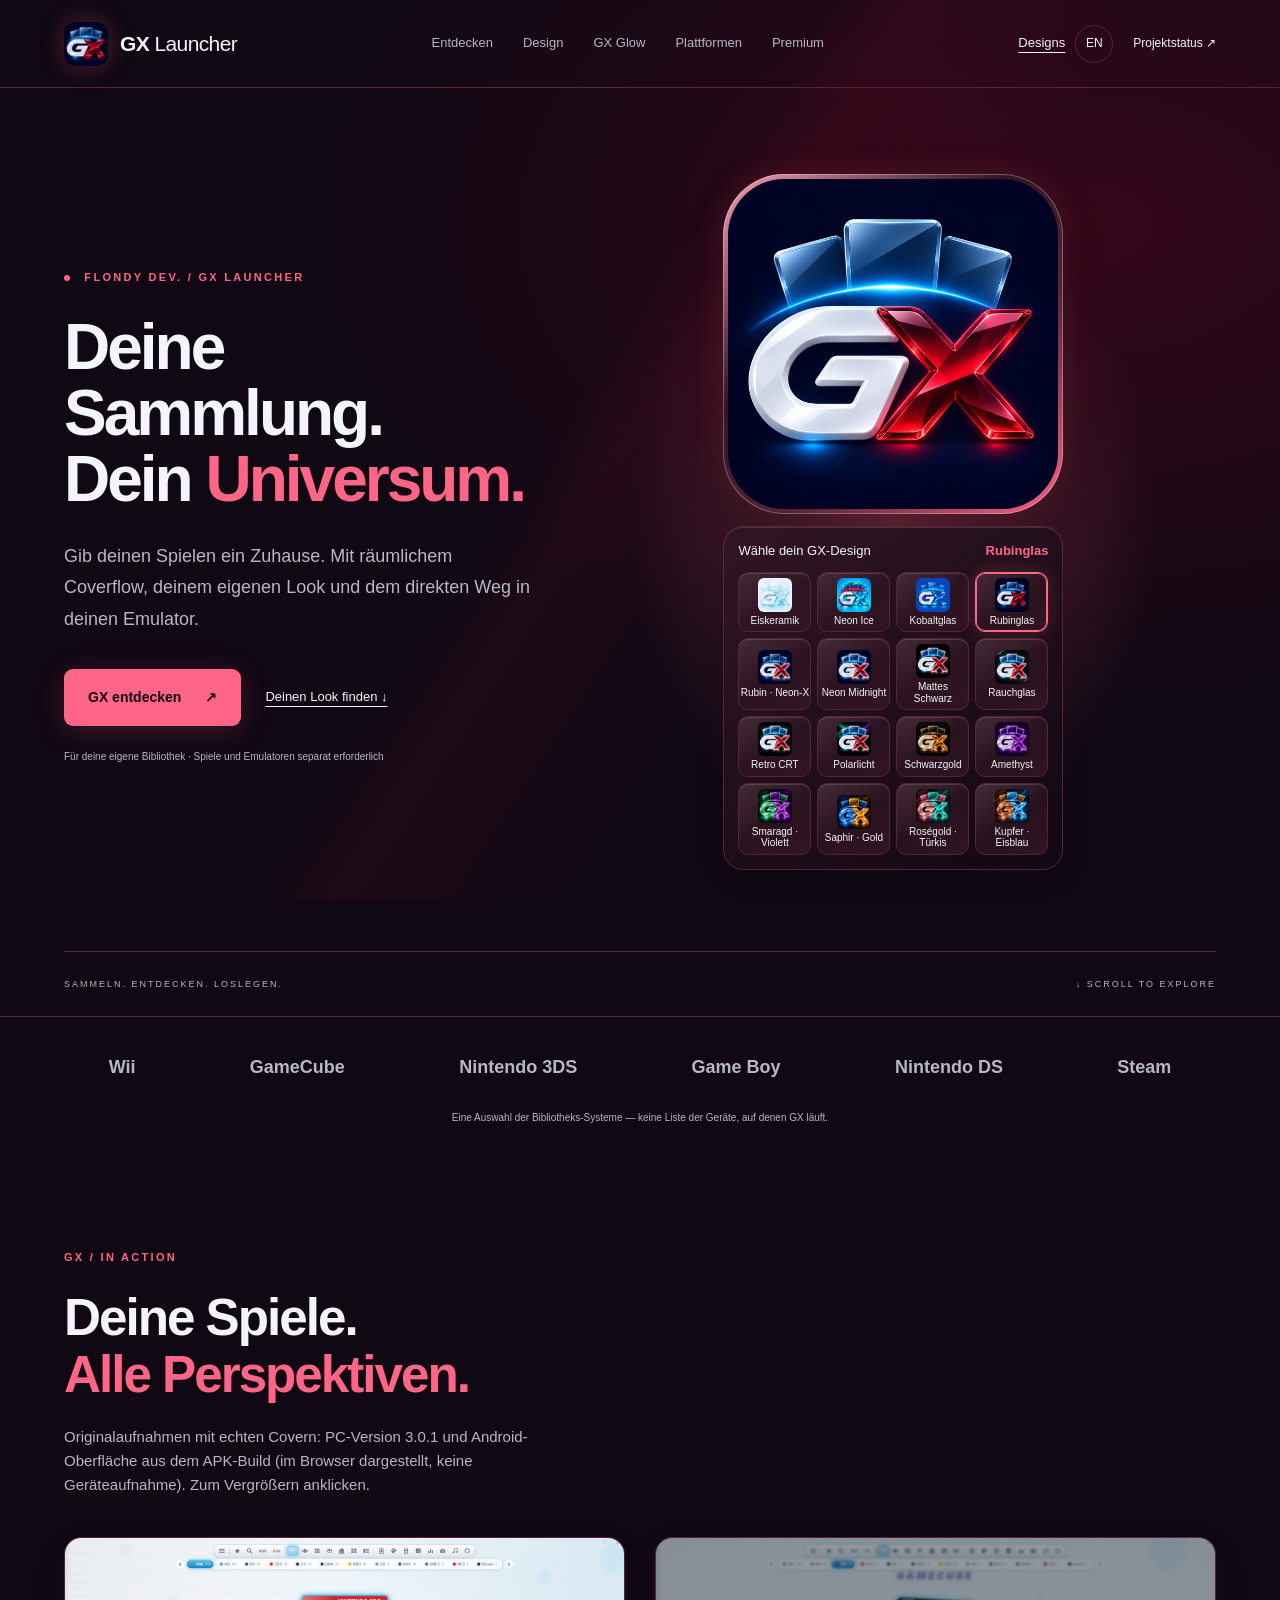
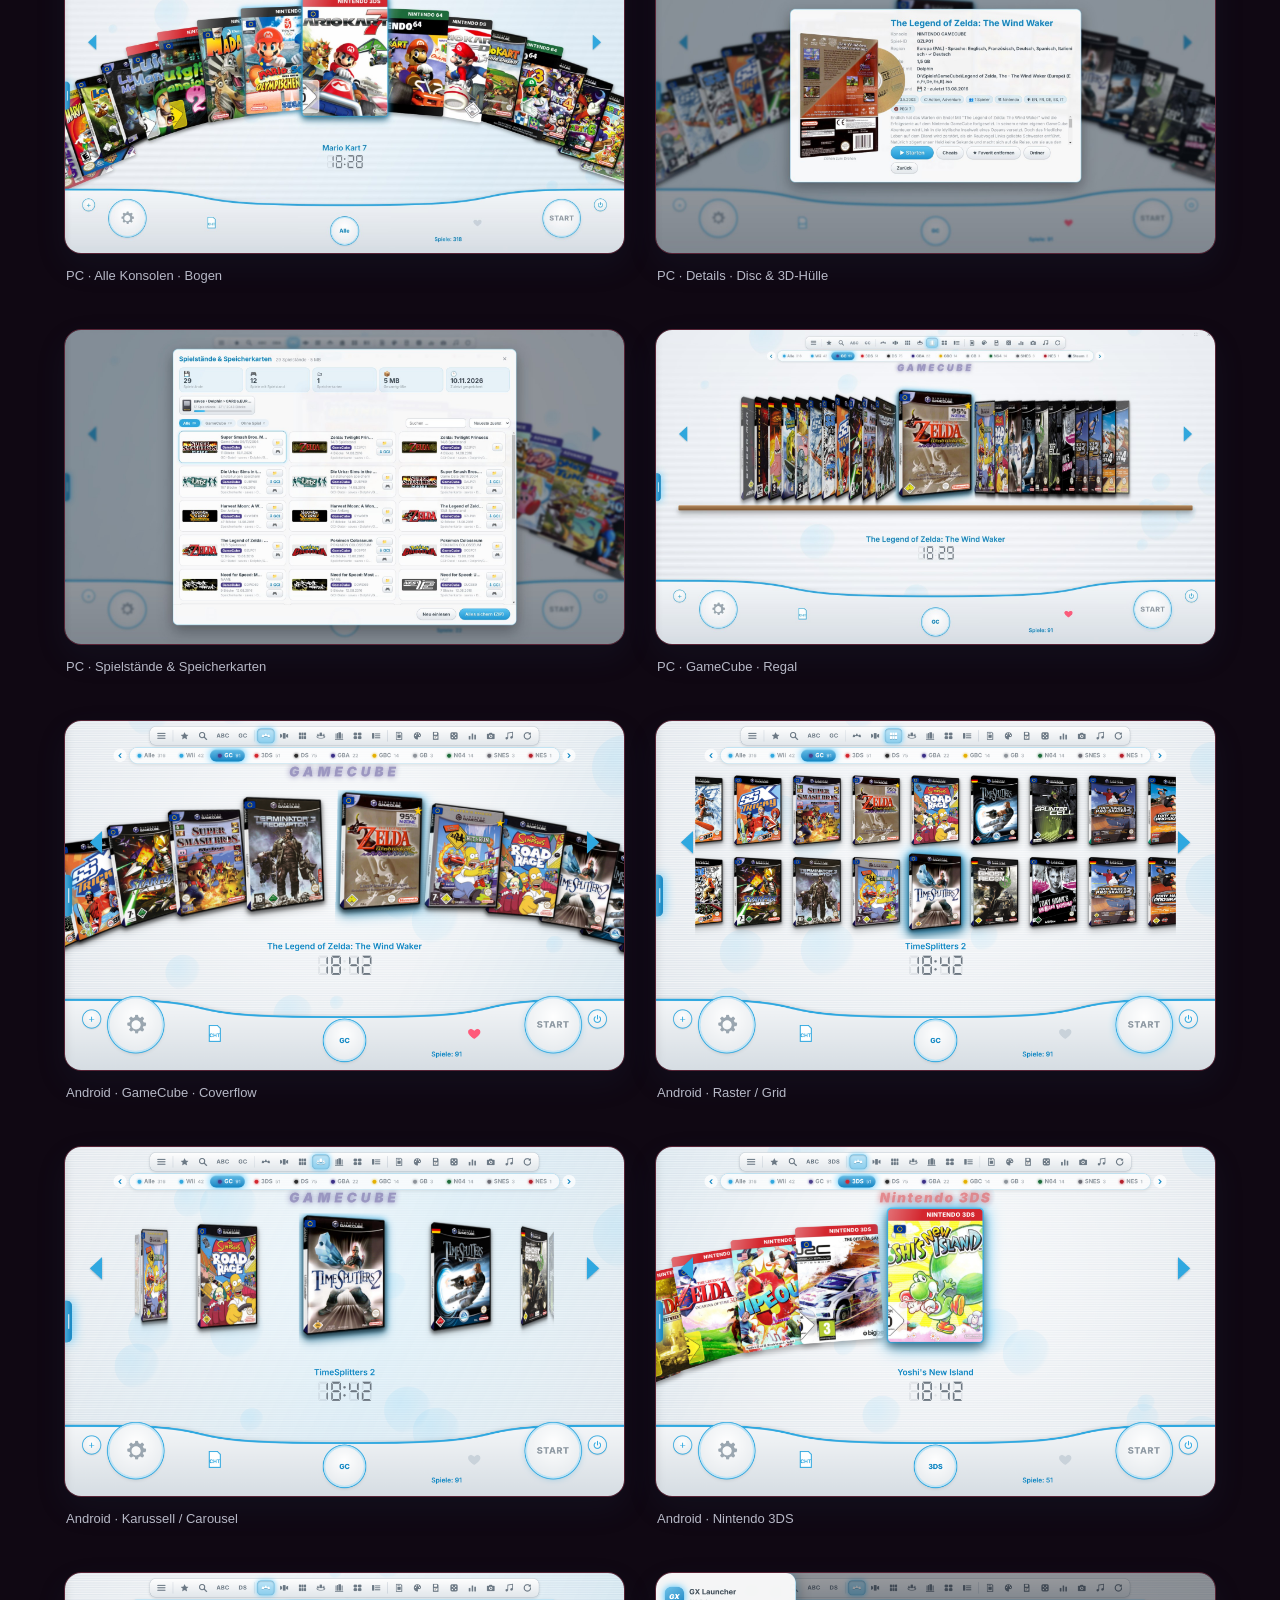
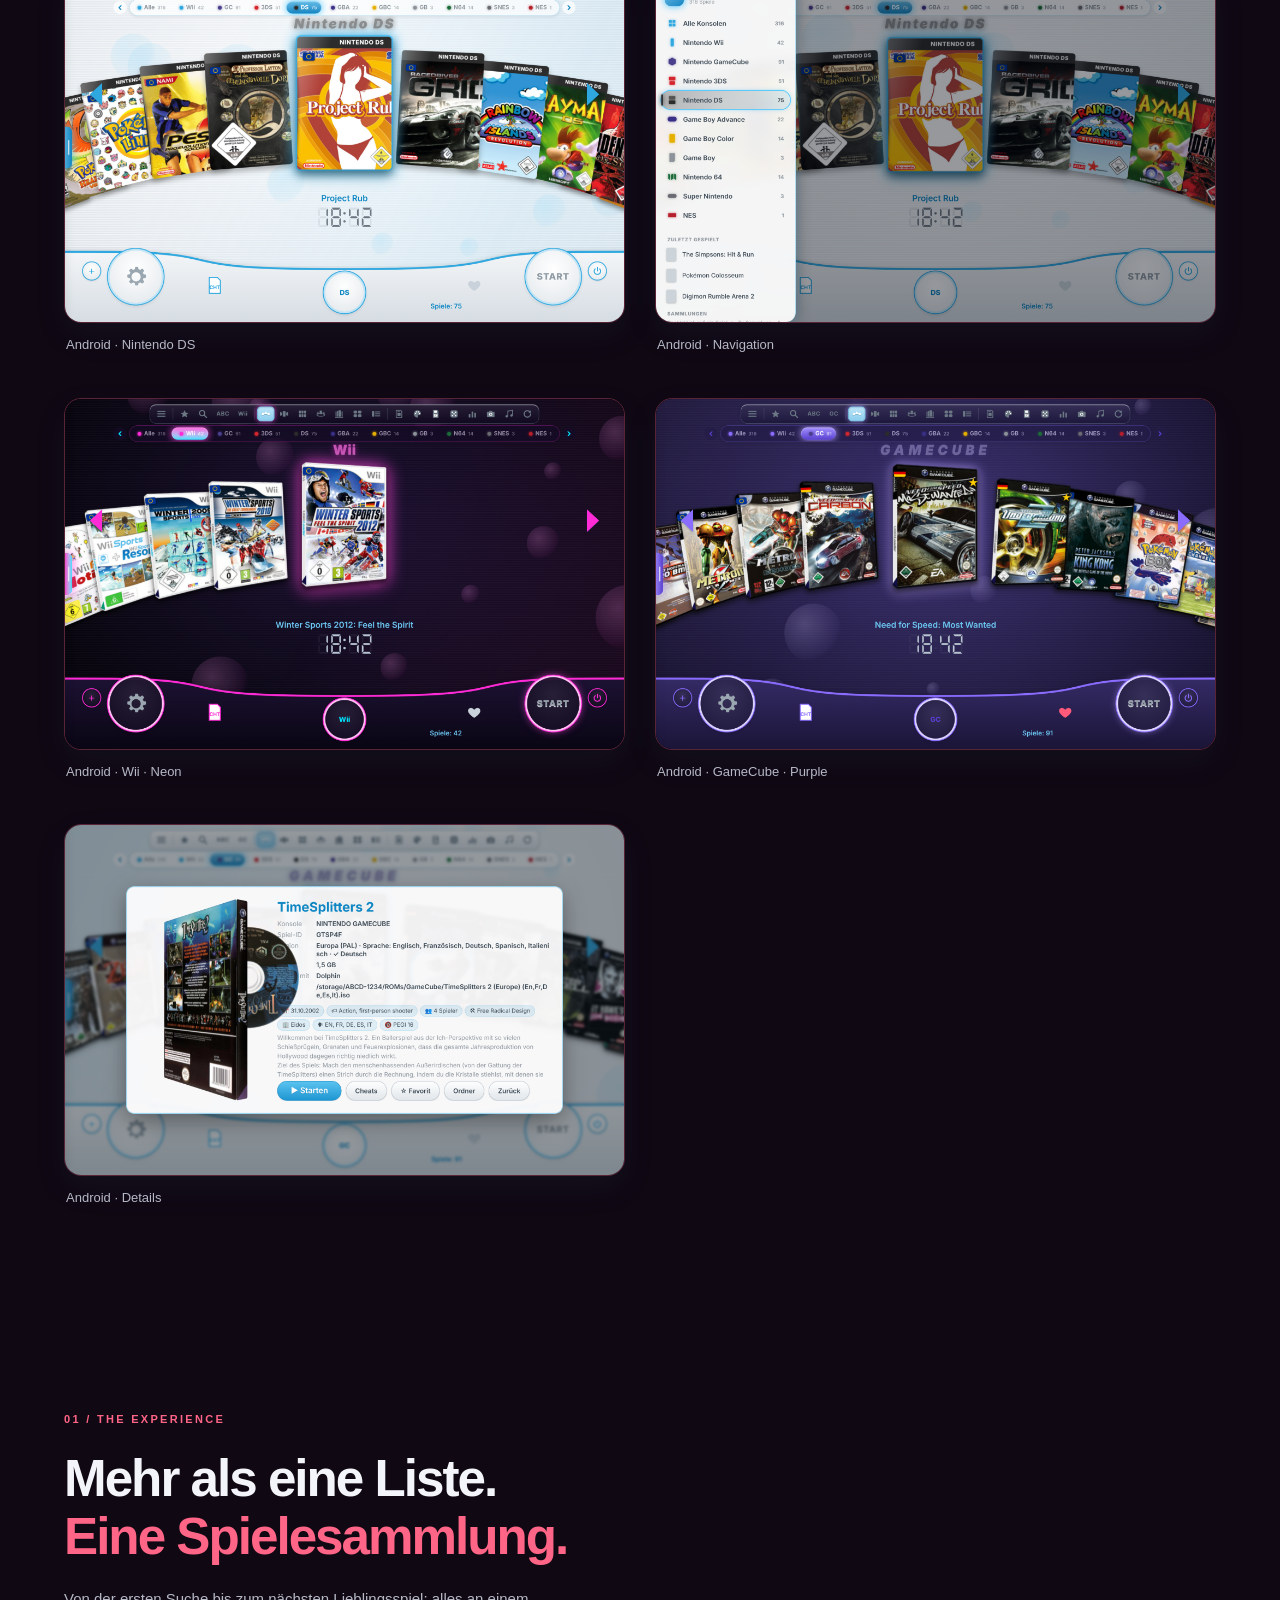
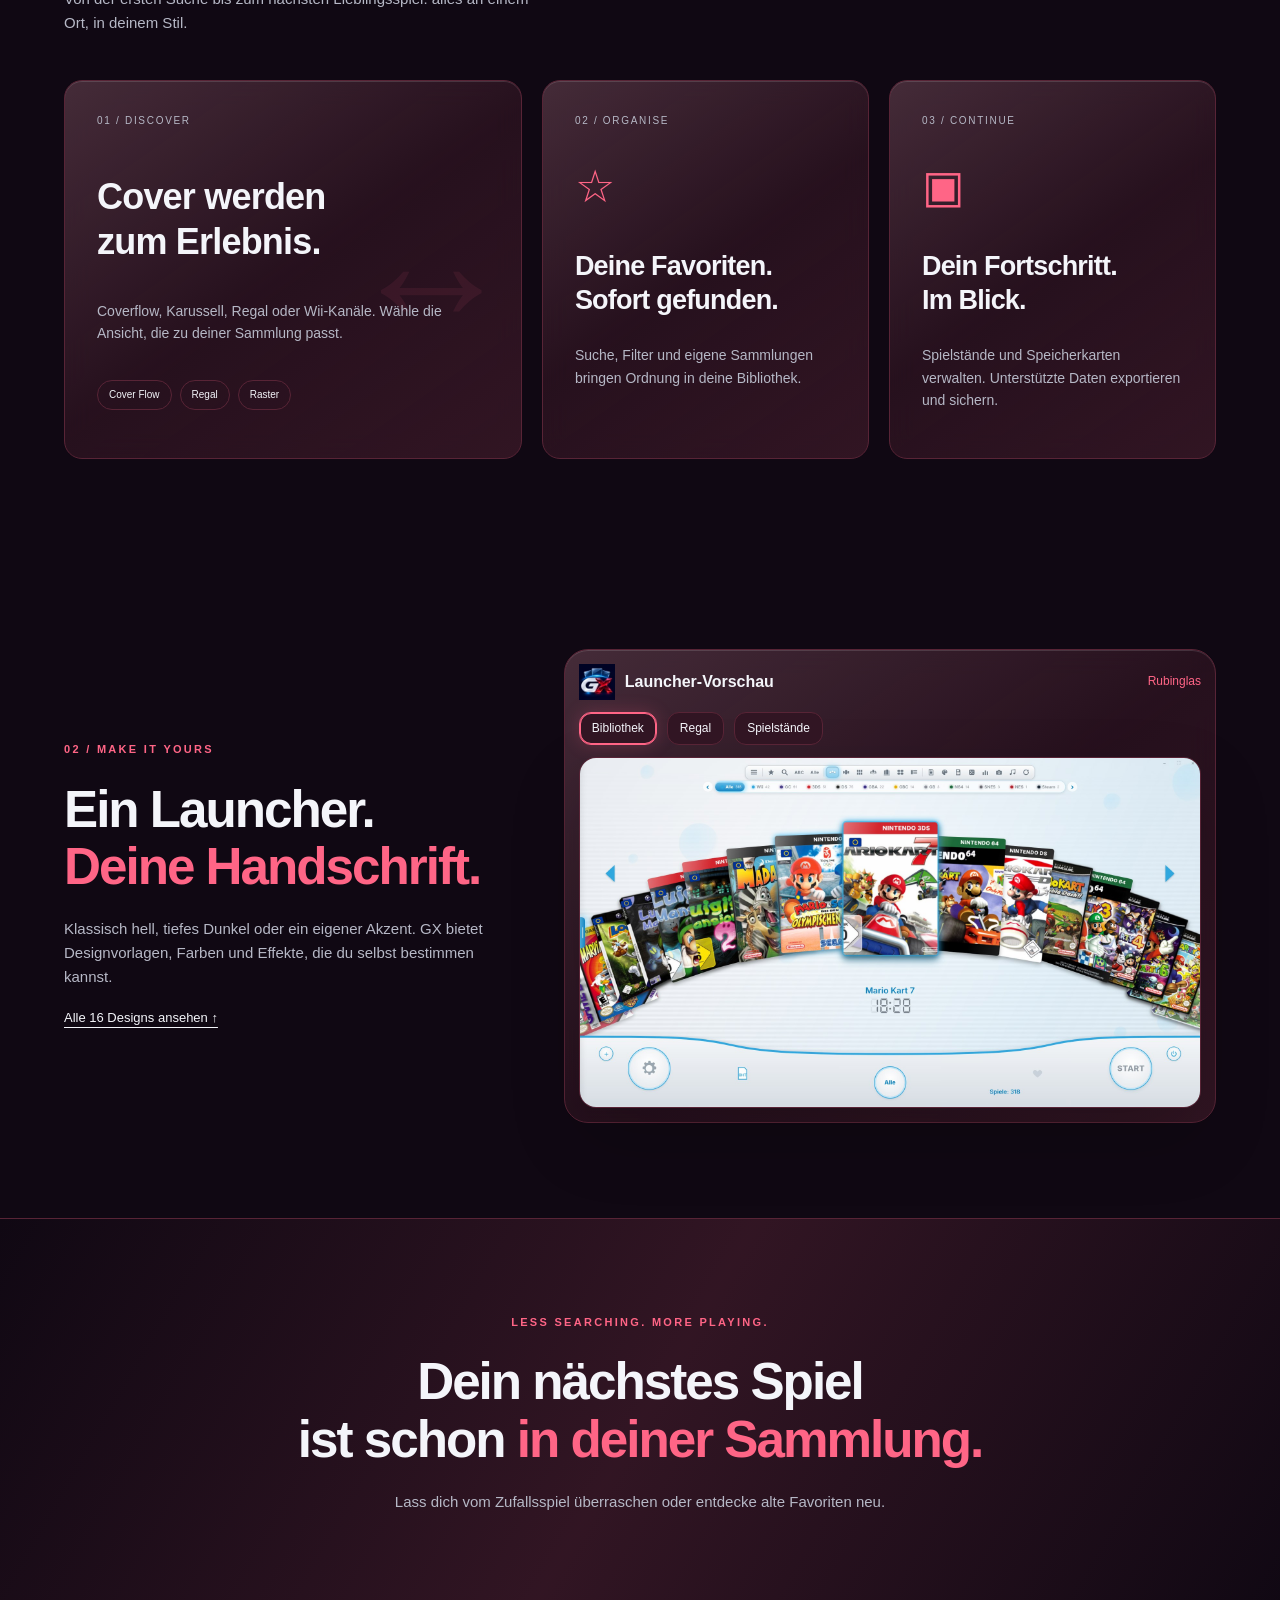
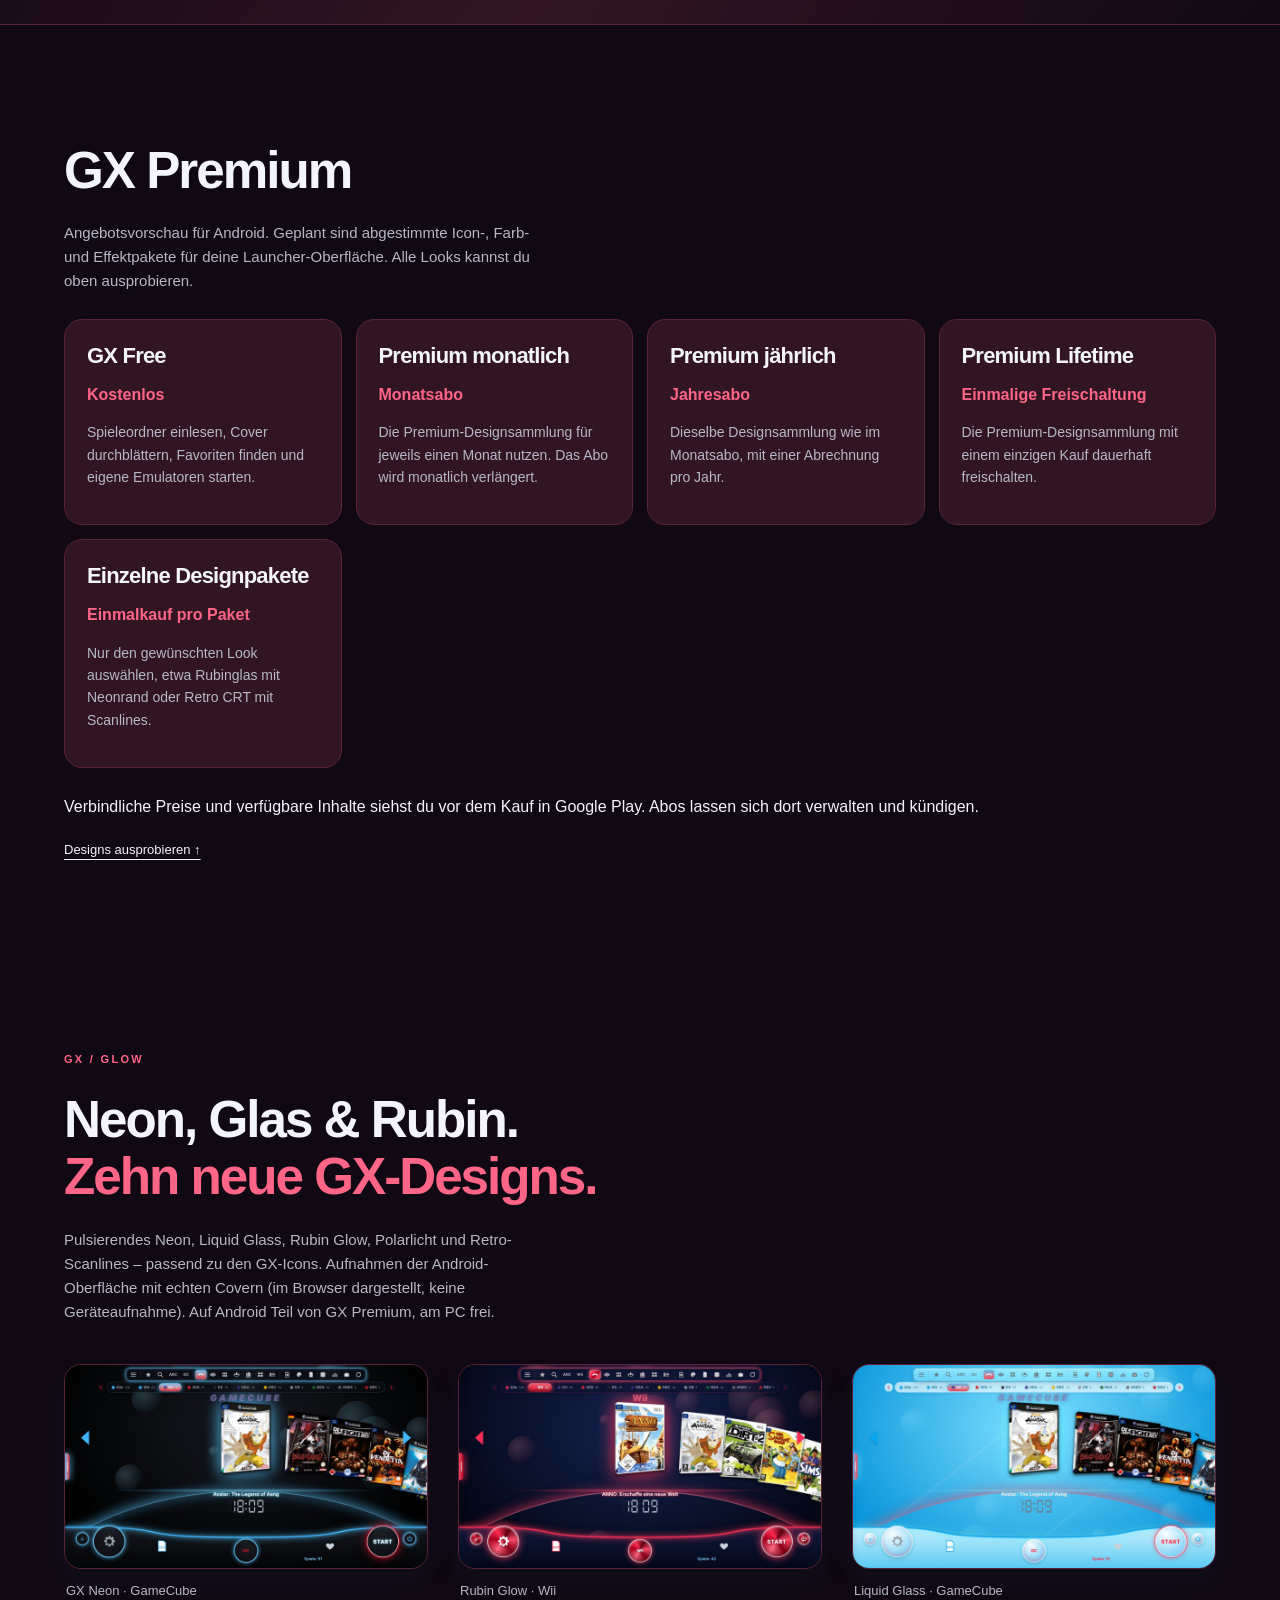
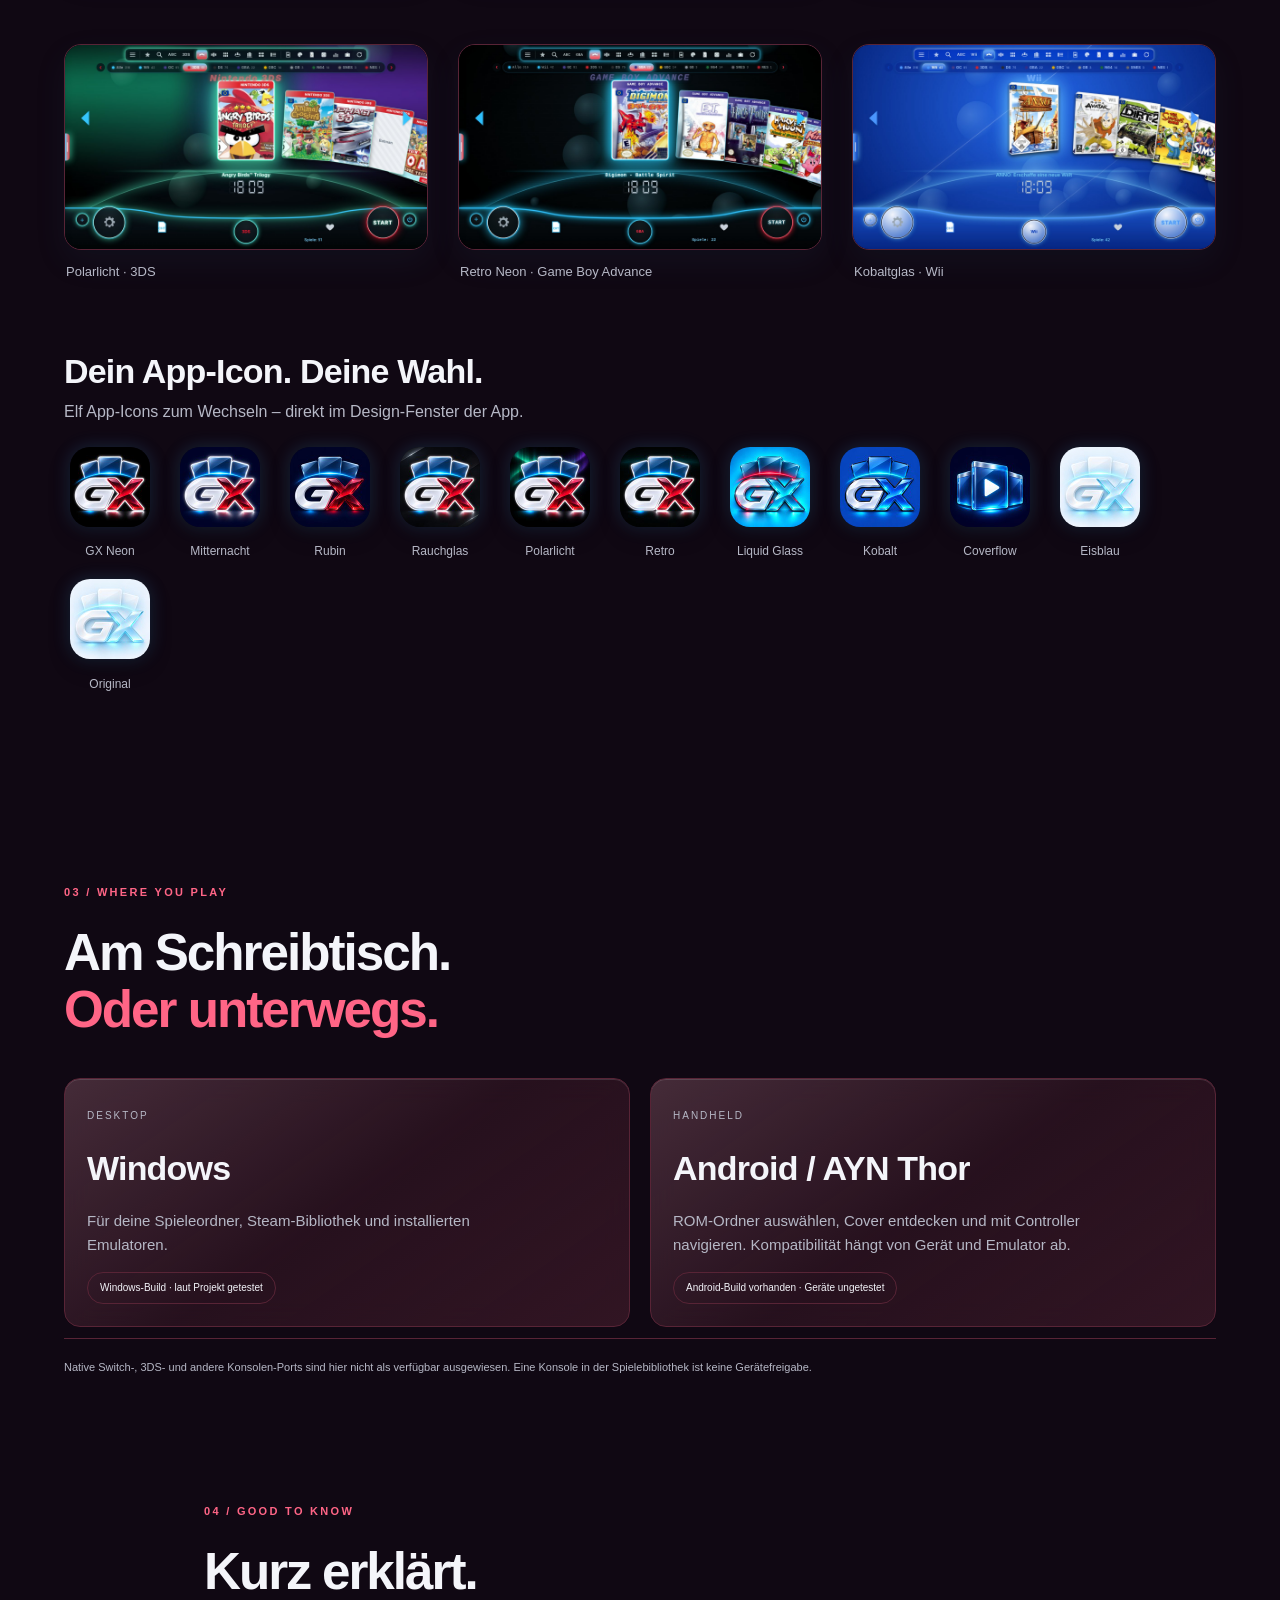
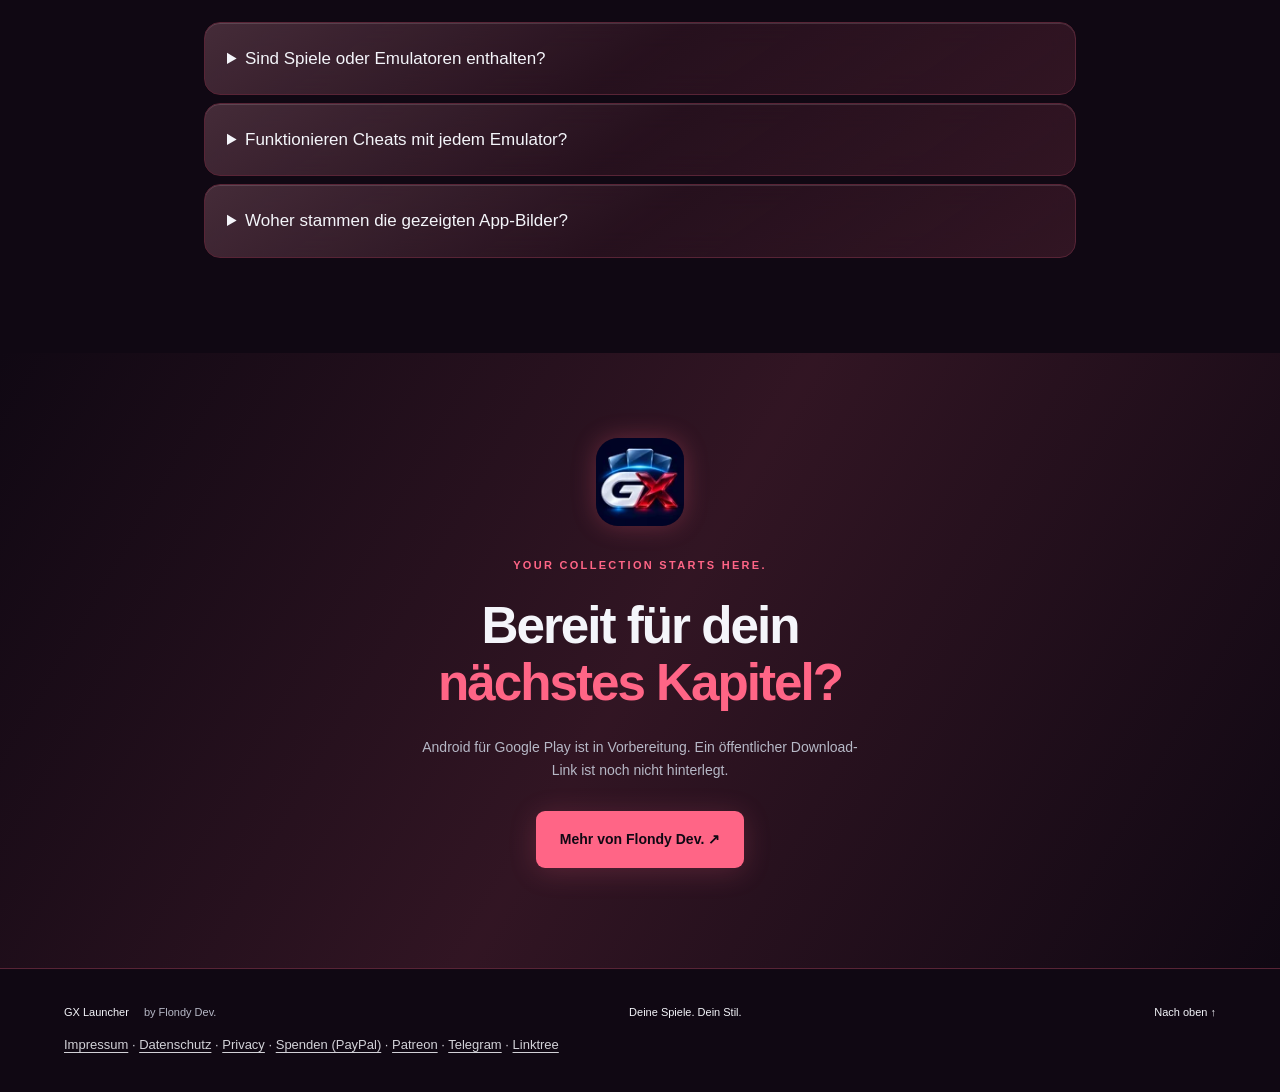
<file: index.html>
<!doctype html><html lang="de"><head><meta charset="UTF-8"><meta name="viewport" content="width=device-width,initial-scale=1"><meta name="theme-color" content="#f5fbff"><link rel="canonical" href="https://marcel-2025.github.io/GX-Landingpage/"><meta property="og:type" content="website"><meta property="og:url" content="https://marcel-2025.github.io/GX-Landingpage/"><meta property="og:title" content="GX Launcher – Deine Sammlung. Dein Universum."><meta property="og:description" content="Deine Spielebibliothek mit Coverflow, Themes und Emulator-Start. Spiele und Emulatoren separat erforderlich."><meta property="og:image" content="https://marcel-2025.github.io/GX-Landingpage/assets/gx-icon.png"><meta name="description" content="GX Launcher – deine persönliche Spielebibliothek mit Coverflow, Themes und Emulator-Anbindung."><title>GX Launcher — Deine Sammlung. Dein Universum.</title><link rel="icon" href="assets/themes/ruby-thumb.webp"><link rel="stylesheet" href="style.css"><link rel="stylesheet" href="themes.css"></head><body class="gx-skin" data-fx="ruby">
<header><a class="brand" href="#"><img data-brand-icon src="assets/themes/ruby.webp" alt=""><span>GX <b>Launcher</b></span></a><nav><a href="#gallery" data-de="Entdecken" data-en="Explore">Entdecken</a><a href="#design" data-de="Design" data-en="Design">Design</a><a href="#glow" data-de="GX Glow" data-en="GX Glow">GX Glow</a><a href="#platforms" data-de="Plattformen" data-en="Platforms">Plattformen</a><a href="#premium">Premium</a></nav><div class="controls"><a class="theme-shortcut" href="#looks" data-de="Designs" data-en="Themes">Designs</a><button id="language" aria-label="Switch language">EN</button><a class="small-cta" href="#access" data-de="Projektstatus ↗" data-en="Project status ↗">Projektstatus ↗</a></div></header>
<main><section class="hero"><div class="hero-copy"><div class="eyebrow"><span></span> FLONDY DEV. / GX LAUNCHER</div><h1 data-de="Deine Sammlung.<br>Dein <em>Universum.</em>" data-en="Your collection.<br>Your <em>universe.</em>">Deine Sammlung.<br>Dein <em>Universum.</em></h1><p class="lead" data-de="Gib deinen Spielen ein Zuhause. Mit räumlichem Coverflow, deinem eigenen Look und dem direkten Weg in deinen Emulator." data-en="Give your games a home. With dimensional coverflow, your own look and a direct route to your emulator.">Gib deinen Spielen ein Zuhause. Mit räumlichem Coverflow, deinem eigenen Look und dem direkten Weg in deinen Emulator.</p><div class="actions"><a class="button" href="#features" data-de="GX entdecken <span>↗</span>" data-en="Explore GX <span>↗</span>">GX entdecken <span>↗</span></a><a class="text-link" href="#looks" data-de="Deinen Look finden ↓" data-en="Find your look ↓">Deinen Look finden ↓</a></div><p class="micro" data-de="Für deine eigene Bibliothek · Spiele und Emulatoren separat erforderlich" data-en="For your own library · Games and emulators required separately">Für deine eigene Bibliothek · Spiele und Emulatoren separat erforderlich</p></div><div class="hero-art icon-stage"><div class="icon-frame"><img id="showcase-icon" data-brand-icon src="assets/themes/ruby.webp" width="640" height="640" alt="GX"></div><section id="looks" class="design-palette" aria-labelledby="looks-heading"><div class="palette-heading"><span id="looks-heading" data-de="Wähle dein GX-Design" data-en="Choose your GX theme">Wähle dein GX-Design</span><strong data-current>Rubinglas</strong></div><div class="look-options"><button type="button" class="look-choice" data-look="ice" aria-pressed="false"><img src="assets/themes/ice-thumb.webp" alt="" width="48" height="48"><span data-de="Eiskeramik" data-en="Ice Ceramic">Eiskeramik</span></button><button type="button" class="look-choice" data-look="laser" aria-pressed="false"><img src="assets/themes/laser-thumb.webp" alt="" width="48" height="48"><span data-de="Neon Ice" data-en="Neon Ice">Neon Ice</span></button><button type="button" class="look-choice" data-look="cobalt" aria-pressed="false"><img src="assets/themes/cobalt-thumb.webp" alt="" width="48" height="48"><span data-de="Kobaltglas" data-en="Cobalt Glass">Kobaltglas</span></button><button type="button" class="look-choice" data-look="ruby" aria-pressed="true"><img src="assets/themes/ruby-thumb.webp" alt="" width="48" height="48"><span data-de="Rubinglas" data-en="Ruby Glass">Rubinglas</span></button><button type="button" class="look-choice" data-look="rim" aria-pressed="false"><img src="assets/themes/rim-thumb.webp" alt="" width="48" height="48"><span data-de="Rubin · Neon-X" data-en="Ruby · Neon X">Rubin · Neon-X</span></button><button type="button" class="look-choice" data-look="neon" aria-pressed="false"><img src="assets/themes/neon-thumb.webp" alt="" width="48" height="48"><span data-de="Neon Midnight" data-en="Neon Midnight">Neon Midnight</span></button><button type="button" class="look-choice" data-look="black" aria-pressed="false"><img src="assets/themes/black-thumb.webp" alt="" width="48" height="48"><span data-de="Mattes Schwarz" data-en="Matte Black">Mattes Schwarz</span></button><button type="button" class="look-choice" data-look="smoke" aria-pressed="false"><img src="assets/themes/smoke-thumb.webp" alt="" width="48" height="48"><span data-de="Rauchglas" data-en="Smoked Glass">Rauchglas</span></button><button type="button" class="look-choice" data-look="crt" aria-pressed="false"><img src="assets/themes/crt-thumb.webp" alt="" width="48" height="48"><span data-de="Retro CRT" data-en="Retro CRT">Retro CRT</span></button><button type="button" class="look-choice" data-look="aurora" aria-pressed="false"><img src="assets/themes/aurora-thumb.webp" alt="" width="48" height="48"><span data-de="Polarlicht" data-en="Aurora">Polarlicht</span></button><button type="button" class="look-choice" data-look="gold" aria-pressed="false"><img src="assets/themes/gold-thumb.webp" alt="" width="48" height="48"><span data-de="Schwarzgold" data-en="Black Gold">Schwarzgold</span></button><button type="button" class="look-choice" data-look="amethyst" aria-pressed="false"><img src="assets/themes/amethyst-thumb.webp" alt="" width="48" height="48"><span data-de="Amethyst" data-en="Amethyst">Amethyst</span></button><button type="button" class="look-choice" data-look="emerald" aria-pressed="false"><img src="assets/themes/emerald-thumb.webp" alt="" width="48" height="48"><span data-de="Smaragd · Violett" data-en="Emerald · Violet">Smaragd · Violett</span></button><button type="button" class="look-choice" data-look="sapphire" aria-pressed="false"><img src="assets/themes/sapphire-thumb.webp" alt="" width="48" height="48"><span data-de="Saphir · Gold" data-en="Sapphire · Gold">Saphir · Gold</span></button><button type="button" class="look-choice" data-look="rose" aria-pressed="false"><img src="assets/themes/rose-thumb.webp" alt="" width="48" height="48"><span data-de="Roségold · Türkis" data-en="Rose Gold · Turquoise">Roségold · Türkis</span></button><button type="button" class="look-choice" data-look="copper" aria-pressed="false"><img src="assets/themes/copper-thumb.webp" alt="" width="48" height="48"><span data-de="Kupfer · Eisblau" data-en="Copper · Ice Blue">Kupfer · Eisblau</span></button></div></section></div><div class="hero-bottom"><span data-de="SAMMELN. ENTDECKEN. LOSLEGEN." data-en="COLLECT. DISCOVER. PLAY.">SAMMELN. ENTDECKEN. LOSLEGEN.</span><span>↓ SCROLL TO EXPLORE</span></div></section>
<div class="system-strip"><span>Wii</span><span>GameCube</span><span>Nintendo 3DS</span><span>Game Boy</span><span>Nintendo DS</span><span>Steam</span></div><p class="strip-note" data-de="Eine Auswahl der Bibliotheks-Systeme — keine Liste der Geräte, auf denen GX läuft." data-en="Selected library systems — not a list of devices that run GX.">Eine Auswahl der Bibliotheks-Systeme — keine Liste der Geräte, auf denen GX läuft.</p>
<section id="gallery" class="section"><div class="section-head"><span class="eyebrow">GX / IN ACTION</span><h2 data-de="Deine Spiele.<br><em>Alle Perspektiven.</em>" data-en="Your games.<br><em>Every perspective.</em>">Deine Spiele.<br><em>Alle Perspektiven.</em></h2><p data-de="Originalaufnahmen mit echten Covern: PC-Version 3.0.1 und Android-Oberfläche aus dem APK-Build (im Browser dargestellt, keine Geräteaufnahme). Zum Vergrößern anklicken." data-en="Original captures with real covers: PC version 3.0.1 and the Android UI from the APK build (rendered in a browser, not a device recording). Click to enlarge.">Originalaufnahmen mit echten Covern: PC-Version 3.0.1 und Android-Oberfläche aus dem APK-Build (im Browser dargestellt, keine Geräteaufnahme). Zum Vergrößern anklicken.</p></div><div class="gallery"><figure><button class="zoom" data-image="assets/pc_alle_konsolen.jpg" aria-label="PC · Alle Konsolen · Bogen"><img src="assets/pc_alle_konsolen.jpg" alt="GX Launcher PC-Version · Alle Konsolen · Bogen" loading="lazy" width="1920" height="1080"></button><figcaption>PC · Alle Konsolen · Bogen</figcaption></figure><figure><button class="zoom" data-image="assets/pc_details_wind_waker.jpg" aria-label="PC · Details · Disc & 3D-Hülle"><img src="assets/pc_details_wind_waker.jpg" alt="GX Launcher PC-Version · Details · Disc & 3D-Hülle" loading="lazy" width="1920" height="1080"></button><figcaption>PC · Details · Disc & 3D-Hülle</figcaption></figure><figure><button class="zoom" data-image="assets/pc_spielstaende.jpg" aria-label="PC · Spielstände & Speicherkarten"><img src="assets/pc_spielstaende.jpg" alt="GX Launcher PC-Version · Spielstände & Speicherkarten" loading="lazy" width="1920" height="1080"></button><figcaption>PC · Spielstände & Speicherkarten</figcaption></figure><figure><button class="zoom" data-image="assets/pc_regal_gamecube.jpg" aria-label="PC · GameCube · Regal"><img src="assets/pc_regal_gamecube.jpg" alt="GX Launcher PC-Version · GameCube · Regal" loading="lazy" width="1920" height="1080"></button><figcaption>PC · GameCube · Regal</figcaption></figure><figure><button class="zoom" data-image="assets/01_coverflow_gc.png" aria-label="GameCube · Coverflow"><img src="assets/01_coverflow_gc.png" alt="GX Launcher · GameCube · Coverflow" loading="lazy" width="2048" height="1280"></button><figcaption>Android · GameCube · Coverflow</figcaption></figure><figure><button class="zoom" data-image="assets/04_raster.png" aria-label="Raster / Grid"><img src="assets/04_raster.png" alt="GX Launcher · Raster / Grid" loading="lazy" width="2048" height="1280"></button><figcaption>Android · Raster / Grid</figcaption></figure><figure><button class="zoom" data-image="assets/05_karussell.png" aria-label="Karussell / Carousel"><img src="assets/05_karussell.png" alt="GX Launcher · Karussell / Carousel" loading="lazy" width="2048" height="1280"></button><figcaption>Android · Karussell / Carousel</figcaption></figure><figure><button class="zoom" data-image="assets/06_coverflow_3ds.png" aria-label="Nintendo 3DS"><img src="assets/06_coverflow_3ds.png" alt="GX Launcher · Nintendo 3DS" loading="lazy" width="2048" height="1280"></button><figcaption>Android · Nintendo 3DS</figcaption></figure><figure><button class="zoom" data-image="assets/07_coverflow_ds.png" aria-label="Nintendo DS"><img src="assets/07_coverflow_ds.png" alt="GX Launcher · Nintendo DS" loading="lazy" width="2048" height="1280"></button><figcaption>Android · Nintendo DS</figcaption></figure><figure><button class="zoom" data-image="assets/08_seitenleiste.png" aria-label="Navigation"><img src="assets/08_seitenleiste.png" alt="GX Launcher · Navigation" loading="lazy" width="2048" height="1280"></button><figcaption>Android · Navigation</figcaption></figure><figure><button class="zoom" data-image="assets/09_theme_neon_wii.png" aria-label="Wii · Neon"><img src="assets/09_theme_neon_wii.png" alt="GX Launcher · Wii · Neon" loading="lazy" width="2048" height="1280"></button><figcaption>Android · Wii · Neon</figcaption></figure><figure><button class="zoom" data-image="assets/10_theme_gc.png" aria-label="GameCube · Purple"><img src="assets/10_theme_gc.png" alt="GX Launcher · GameCube · Purple" loading="lazy" width="2048" height="1280"></button><figcaption>Android · GameCube · Purple</figcaption></figure><figure><button class="zoom" data-image="assets/03_details.png" aria-label="Details"><img src="assets/03_details.png" alt="GX Launcher · Details" loading="lazy" width="2048" height="1280"></button><figcaption>Android · Details</figcaption></figure></div></section><section id="features" class="section"><div class="section-head"><span class="eyebrow">01 / THE EXPERIENCE</span><h2 data-de="Mehr als eine Liste.<br><em>Eine Spielesammlung.</em>" data-en="More than a list.<br><em>A game collection.</em>">Mehr als eine Liste.<br><em>Eine Spielesammlung.</em></h2><p data-de="Von der ersten Suche bis zum nächsten Lieblingsspiel: alles an einem Ort, in deinem Stil." data-en="From your first search to your next favourite game: one place, your style.">Von der ersten Suche bis zum nächsten Lieblingsspiel: alles an einem Ort, in deinem Stil.</p></div><div class="feature-grid"><article class="feature large"><div class="number">01 / DISCOVER</div><h3 data-de="Cover werden<br>zum Erlebnis." data-en="Make your covers<br>an experience.">Cover werden<br>zum Erlebnis.</h3><p data-de="Coverflow, Karussell, Regal oder Wii-Kanäle. Wähle die Ansicht, die zu deiner Sammlung passt." data-en="Coverflow, carousel, shelf or Wii channels. Choose the view that suits your collection.">Coverflow, Karussell, Regal oder Wii-Kanäle. Wähle die Ansicht, die zu deiner Sammlung passt.</p><div class="view-tags"><span>Cover Flow</span><span data-de="Regal" data-en="Shelf">Regal</span><span data-de="Raster" data-en="Grid">Raster</span></div><div class="abstract-mark" aria-hidden="true">↔</div></article><article class="feature"><div class="number">02 / ORGANISE</div><div class="glyph">☆</div><h3 data-de="Deine Favoriten.<br>Sofort gefunden." data-en="Your favourites.<br>Ready to find.">Deine Favoriten.<br>Sofort gefunden.</h3><p data-de="Suche, Filter und eigene Sammlungen bringen Ordnung in deine Bibliothek." data-en="Search, filters and custom collections keep your library organised.">Suche, Filter und eigene Sammlungen bringen Ordnung in deine Bibliothek.</p></article><article class="feature"><div class="number">03 / CONTINUE</div><div class="glyph">▣</div><h3 data-de="Dein Fortschritt.<br>Im Blick." data-en="Your progress.<br>In view.">Dein Fortschritt.<br>Im Blick.</h3><p data-de="Spielstände und Speicherkarten verwalten. Unterstützte Daten exportieren und sichern." data-en="Manage saves and memory cards. Export and back up supported data.">Spielstände und Speicherkarten verwalten. Unterstützte Daten exportieren und sichern.</p></article></div></section>
<section id="design" class="section design-section"><div class="design-copy"><span class="eyebrow">02 / MAKE IT YOURS</span><h2 data-de="Ein Launcher.<br><em>Deine Handschrift.</em>" data-en="One launcher.<br><em>Your signature.</em>">Ein Launcher.<br><em>Deine Handschrift.</em></h2><p data-de="Klassisch hell, tiefes Dunkel oder ein eigener Akzent. GX bietet Designvorlagen, Farben und Effekte, die du selbst bestimmen kannst." data-en="Classic light, deep dark or your own accent. GX offers themes, colours and effects you can make your own.">Klassisch hell, tiefes Dunkel oder ein eigener Akzent. GX bietet Designvorlagen, Farben und Effekte, die du selbst bestimmen kannst.</p><a class="text-link" href="#looks" data-de="Alle 16 Designs ansehen ↑" data-en="Explore all 16 themes ↑">Alle 16 Designs ansehen ↑</a></div><div class="preview-shell"><div class="preview-head"><img data-brand-icon src="assets/themes/ruby.webp" width="36" height="36" alt=""><strong data-de="Launcher-Vorschau" data-en="Launcher preview">Launcher-Vorschau</strong><span data-current>Rubinglas</span></div><div class="preview-tabs"><button data-preview="0" aria-pressed="true" data-de="Bibliothek" data-en="Library">Bibliothek</button><button data-preview="1" aria-pressed="false" data-de="Regal" data-en="Shelf">Regal</button><button data-preview="2" aria-pressed="false" data-de="Spielstände" data-en="Saves">Spielstände</button></div><button class="zoom preview-image" data-image="assets/pc_alle_konsolen.jpg"><img src="assets/pc_alle_konsolen.jpg" width="1920" height="1080" alt="GX Launcher · Coverflow"></button></div></section>
<section class="quote-section"><span class="eyebrow">LESS SEARCHING. MORE PLAYING.</span><h2 data-de="Dein nächstes Spiel<br>ist schon <em>in deiner Sammlung.</em>" data-en="Your next game<br>is already <em>in your collection.</em>">Dein nächstes Spiel<br>ist schon <em>in deiner Sammlung.</em></h2><p data-de="Lass dich vom Zufallsspiel überraschen oder entdecke alte Favoriten neu." data-en="Let the random game picker surprise you, or rediscover an old favourite.">Lass dich vom Zufallsspiel überraschen oder entdecke alte Favoriten neu.</p></section>
<section id="premium" class="section"><div class="section-head"><h2 data-de="GX Premium" data-en="GX Premium">GX Premium</h2><p data-de="Angebotsvorschau für Android. Geplant sind abgestimmte Icon-, Farb- und Effektpakete für deine Launcher-Oberfläche. Alle Looks kannst du oben ausprobieren." data-en="Android offer preview. Planned packs pair icons, colours and effects for your launcher interface. Try every look above.">Angebotsvorschau für Android. Geplant sind abgestimmte Icon-, Farb- und Effektpakete für deine Launcher-Oberfläche. Alle Looks kannst du oben ausprobieren.</p></div><div class="price-grid"><article><h3 data-de="GX Free" data-en="GX Free">GX Free</h3><strong data-de="Kostenlos" data-en="Free">Kostenlos</strong><p data-de="Spieleordner einlesen, Cover durchblättern, Favoriten finden und eigene Emulatoren starten." data-en="Scan game folders, browse cover art, find favourites and launch your own emulators.">Spieleordner einlesen, Cover durchblättern, Favoriten finden und eigene Emulatoren starten.</p></article><article><h3 data-de="Premium monatlich" data-en="Monthly Premium">Premium monatlich</h3><strong data-de="Monatsabo" data-en="Monthly subscription">Monatsabo</strong><p data-de="Die Premium-Designsammlung für jeweils einen Monat nutzen. Das Abo wird monatlich verlängert." data-en="Use the premium design collection one month at a time. The subscription renews monthly.">Die Premium-Designsammlung für jeweils einen Monat nutzen. Das Abo wird monatlich verlängert.</p></article><article><h3 data-de="Premium jährlich" data-en="Annual Premium">Premium jährlich</h3><strong data-de="Jahresabo" data-en="Annual subscription">Jahresabo</strong><p data-de="Dieselbe Designsammlung wie im Monatsabo, mit einer Abrechnung pro Jahr." data-en="Get the same design collection as the monthly plan, billed once a year.">Dieselbe Designsammlung wie im Monatsabo, mit einer Abrechnung pro Jahr.</p></article><article><h3 data-de="Premium Lifetime" data-en="Premium Lifetime">Premium Lifetime</h3><strong data-de="Einmalige Freischaltung" data-en="One-time unlock">Einmalige Freischaltung</strong><p data-de="Die Premium-Designsammlung mit einem einzigen Kauf dauerhaft freischalten." data-en="Permanently unlock the premium design collection with a single purchase.">Die Premium-Designsammlung mit einem einzigen Kauf dauerhaft freischalten.</p></article><article><h3 data-de="Einzelne Designpakete" data-en="Individual design packs">Einzelne Designpakete</h3><strong data-de="Einmalkauf pro Paket" data-en="One-time purchase per pack">Einmalkauf pro Paket</strong><p data-de="Nur den gewünschten Look auswählen, etwa Rubinglas mit Neonrand oder Retro CRT mit Scanlines." data-en="Choose an individual look, such as ruby glass with a neon rim or Retro CRT with scanlines.">Nur den gewünschten Look auswählen, etwa Rubinglas mit Neonrand oder Retro CRT mit Scanlines.</p></article></div><p data-de="Verbindliche Preise und verfügbare Inhalte siehst du vor dem Kauf in Google Play. Abos lassen sich dort verwalten und kündigen." data-en="Google Play shows the final price and available content before purchase. You can manage and cancel subscriptions there.">Verbindliche Preise und verfügbare Inhalte siehst du vor dem Kauf in Google Play. Abos lassen sich dort verwalten und kündigen.</p><a class="text-link" href="#looks" data-de="Designs ausprobieren ↑" data-en="Try the themes ↑">Designs ausprobieren ↑</a></section><section id="glow" class="section glow-section"><div class="section-head"><span class="eyebrow">GX / GLOW</span><h2 data-de="Neon, Glas &amp; Rubin.<br><em>Zehn neue GX-Designs.</em>" data-en="Neon, glass &amp; ruby.<br><em>Ten new GX themes.</em>">Neon, Glas &amp; Rubin.<br><em>Zehn neue GX-Designs.</em></h2><p data-de="Pulsierendes Neon, Liquid Glass, Rubin Glow, Polarlicht und Retro-Scanlines – passend zu den GX-Icons. Aufnahmen der Android-Oberfläche mit echten Covern (im Browser dargestellt, keine Geräteaufnahme). Auf Android Teil von GX Premium, am PC frei." data-en="Pulsing neon, liquid glass, ruby glow, aurora and retro scanlines – matching the GX icons. Captures of the Android UI with real covers (rendered in a browser, not a device recording). Part of GX Premium on Android, free on PC.">Pulsierendes Neon, Liquid Glass, Rubin Glow, Polarlicht und Retro-Scanlines – passend zu den GX-Icons. Aufnahmen der Android-Oberfläche mit echten Covern (im Browser dargestellt, keine Geräteaufnahme). Auf Android Teil von GX Premium, am PC frei.</p></div><div class="gallery"><figure><button class="zoom" data-image="assets/designs/gxneon.jpg" aria-label="GX Neon · GameCube"><img src="assets/designs/gxneon.jpg" alt="GX Launcher · GX Neon · GameCube" loading="lazy" width="1600" height="900"></button><figcaption data-de="GX Neon · GameCube" data-en="GX Neon · GameCube">GX Neon · GameCube</figcaption></figure><figure><button class="zoom" data-image="assets/designs/gxrubin.jpg" aria-label="Rubin Glow · Wii"><img src="assets/designs/gxrubin.jpg" alt="GX Launcher · Rubin Glow · Wii" loading="lazy" width="1600" height="900"></button><figcaption data-de="Rubin Glow · Wii" data-en="Ruby Glow · Wii">Rubin Glow · Wii</figcaption></figure><figure><button class="zoom" data-image="assets/designs/gxglas.jpg" aria-label="Liquid Glass · GameCube"><img src="assets/designs/gxglas.jpg" alt="GX Launcher · Liquid Glass · GameCube" loading="lazy" width="1600" height="900"></button><figcaption data-de="Liquid Glass · GameCube" data-en="Liquid Glass · GameCube">Liquid Glass · GameCube</figcaption></figure><figure><button class="zoom" data-image="assets/designs/gxpolar.jpg" aria-label="Polarlicht · 3DS"><img src="assets/designs/gxpolar.jpg" alt="GX Launcher · Polarlicht · 3DS" loading="lazy" width="1600" height="900"></button><figcaption data-de="Polarlicht · 3DS" data-en="Aurora · 3DS">Polarlicht · 3DS</figcaption></figure><figure><button class="zoom" data-image="assets/designs/gxretro.jpg" aria-label="Retro Neon · Game Boy Advance"><img src="assets/designs/gxretro.jpg" alt="GX Launcher · Retro Neon · Game Boy Advance" loading="lazy" width="1600" height="900"></button><figcaption data-de="Retro Neon · Game Boy Advance" data-en="Retro Neon · Game Boy Advance">Retro Neon · Game Boy Advance</figcaption></figure><figure><button class="zoom" data-image="assets/designs/gxkobalt.jpg" aria-label="Kobaltglas · Wii"><img src="assets/designs/gxkobalt.jpg" alt="GX Launcher · Kobaltglas · Wii" loading="lazy" width="1600" height="900"></button><figcaption data-de="Kobaltglas · Wii" data-en="Cobalt Glass · Wii">Kobaltglas · Wii</figcaption></figure></div><h3 class="icons-title" data-de="Dein App-Icon. Deine Wahl." data-en="Your app icon. Your choice.">Dein App-Icon. Deine Wahl.</h3><p class="icons-note" data-de="Elf App-Icons zum Wechseln – direkt im Design-Fenster der App." data-en="Eleven switchable app icons – right in the app’s design panel.">Elf App-Icons zum Wechseln – direkt im Design-Fenster der App.</p><div class="icon-strip"><figure class="ic"><img src="assets/icons/icon_gxneon.jpg" alt="App-Icon GX Neon" width="80" height="80" loading="lazy"><figcaption>GX Neon</figcaption></figure><figure class="ic"><img src="assets/icons/icon_gxnacht.jpg" alt="App-Icon Mitternacht" width="80" height="80" loading="lazy"><figcaption>Mitternacht</figcaption></figure><figure class="ic"><img src="assets/icons/icon_gxrubin.jpg" alt="App-Icon Rubin" width="80" height="80" loading="lazy"><figcaption>Rubin</figcaption></figure><figure class="ic"><img src="assets/icons/icon_gxrauch.jpg" alt="App-Icon Rauchglas" width="80" height="80" loading="lazy"><figcaption>Rauchglas</figcaption></figure><figure class="ic"><img src="assets/icons/icon_gxpolar.jpg" alt="App-Icon Polarlicht" width="80" height="80" loading="lazy"><figcaption>Polarlicht</figcaption></figure><figure class="ic"><img src="assets/icons/icon_gxretro.jpg" alt="App-Icon Retro" width="80" height="80" loading="lazy"><figcaption>Retro</figcaption></figure><figure class="ic"><img src="assets/icons/icon_gxglas.jpg" alt="App-Icon Liquid Glass" width="80" height="80" loading="lazy"><figcaption>Liquid Glass</figcaption></figure><figure class="ic"><img src="assets/icons/icon_gxkobalt.jpg" alt="App-Icon Kobalt" width="80" height="80" loading="lazy"><figcaption>Kobalt</figcaption></figure><figure class="ic"><img src="assets/icons/icon_gxflow.jpg" alt="App-Icon Coverflow" width="80" height="80" loading="lazy"><figcaption>Coverflow</figcaption></figure><figure class="ic"><img src="assets/icons/icon_gxeis.jpg" alt="App-Icon Eisblau" width="80" height="80" loading="lazy"><figcaption>Eisblau</figcaption></figure><figure class="ic"><img src="assets/icons/icon_gxorig.jpg" alt="App-Icon Original" width="80" height="80" loading="lazy"><figcaption>Original</figcaption></figure></div></section><section id="platforms" class="section"><div class="section-head"><span class="eyebrow">03 / WHERE YOU PLAY</span><h2 data-de="Am Schreibtisch.<br><em>Oder unterwegs.</em>" data-en="At your desk.<br><em>Or on the go.</em>">Am Schreibtisch.<br><em>Oder unterwegs.</em></h2></div><div class="platform-grid"><article><span class="platform-kicker">DESKTOP</span><h3>Windows</h3><p data-de="Für deine Spieleordner, Steam-Bibliothek und installierten Emulatoren." data-en="For your game folders, Steam library and installed emulators.">Für deine Spieleordner, Steam-Bibliothek und installierten Emulatoren.</p><span class="status" data-de="Windows-Build · laut Projekt getestet" data-en="Windows build · tested per project">Windows-Build · laut Projekt getestet</span></article><article><span class="platform-kicker">HANDHELD</span><h3>Android / AYN Thor</h3><p data-de="ROM-Ordner auswählen, Cover entdecken und mit Controller navigieren. Kompatibilität hängt von Gerät und Emulator ab." data-en="Choose ROM folders, discover covers and navigate by controller. Compatibility depends on the device and emulator.">ROM-Ordner auswählen, Cover entdecken und mit Controller navigieren. Kompatibilität hängt von Gerät und Emulator ab.</p><span class="status" data-de="Android-Build vorhanden · Geräte ungetestet" data-en="Android build exists · devices untested">Android-Build vorhanden · Geräte ungetestet</span></article></div><p class="platform-note" data-de="Native Switch-, 3DS- und andere Konsolen-Ports sind hier nicht als verfügbar ausgewiesen. Eine Konsole in der Spielebibliothek ist keine Gerätefreigabe." data-en="Native Switch, 3DS and other console ports are not listed as available here. A console in the library does not imply device support.">Native Switch-, 3DS- und andere Konsolen-Ports sind hier nicht als verfügbar ausgewiesen. Eine Konsole in der Spielebibliothek ist keine Gerätefreigabe.</p></section>
<section class="section faq"><span class="eyebrow">04 / GOOD TO KNOW</span><h2 data-de="Kurz erklärt." data-en="Good to know.">Kurz erklärt.</h2><details><summary data-de="Sind Spiele oder Emulatoren enthalten?" data-en="Are games or emulators included?">Sind Spiele oder Emulatoren enthalten?</summary><p data-de="Nein. GX Launcher organisiert deine eigene Bibliothek und startet vorhandene Emulatoren. Spiele und Emulatoren sind separat erforderlich." data-en="No. GX Launcher organises your own library and launches existing emulators. Games and emulators are required separately.">Nein. GX Launcher organisiert deine eigene Bibliothek und startet vorhandene Emulatoren. Spiele und Emulatoren sind separat erforderlich.</p></details><details><summary data-de="Funktionieren Cheats mit jedem Emulator?" data-en="Do cheats work with every emulator?">Funktionieren Cheats mit jedem Emulator?</summary><p data-de="Der Umfang ist emulatorabhängig. Die Dokumentation beschreibt automatische Übernahme für Dolphin und Citra/Azahar; andere Integrationen können manuellen Import benötigen." data-en="Support varies by emulator. The documentation describes automatic integration for Dolphin and Citra/Azahar; other integrations may need manual import.">Der Umfang ist emulatorabhängig. Die Dokumentation beschreibt automatische Übernahme für Dolphin und Citra/Azahar; andere Integrationen können manuellen Import benötigen.</p></details><details><summary data-de="Woher stammen die gezeigten App-Bilder?" data-en="Where do the app images come from?">Woher stammen die gezeigten App-Bilder?</summary><p data-de="Die Galerie zeigt die bereitgestellten Originalaufnahmen von GX Launcher mit echten Spielecovern. Das neue Marken-Icon ist separat gestaltet." data-en="The gallery uses the supplied original GX Launcher captures with real game covers. The new brand icon is a separate design.">Die Galerie zeigt die bereitgestellten Originalaufnahmen von GX Launcher mit echten Spielecovern. Das neue Marken-Icon ist separat gestaltet.</p></details></section>
<section id="access" class="access"><img data-brand-icon src="assets/themes/ruby.webp" alt="GX Launcher Icon" width="88" height="88"><span class="eyebrow">YOUR COLLECTION STARTS HERE.</span><h2 data-de="Bereit für dein<br><em>nächstes Kapitel?</em>" data-en="Ready for your<br><em>next chapter?</em>">Bereit für dein<br><em>nächstes Kapitel?</em></h2><p data-de="Android für Google Play ist in Vorbereitung. Ein öffentlicher Download-Link ist noch nicht hinterlegt." data-en="Android for Google Play is in preparation. A public download link has not yet been added.">Android für Google Play ist in Vorbereitung. Ein öffentlicher Download-Link ist noch nicht hinterlegt.</p><a class="button" href="https://flondy.github.io/app-store/" target="_blank" rel="noopener" data-de="Mehr von Flondy Dev. ↗" data-en="More from Flondy Dev. ↗">Mehr von Flondy Dev. ↗</a></section>
</main><footer><span>GX Launcher <i>by Flondy Dev.</i></span><span data-de="Deine Spiele. Dein Stil." data-en="Your games. Your style.">Deine Spiele. Dein Stil.</span><a href="#" data-de="Nach oben ↑" data-en="Back to top ↑">Nach oben ↑</a><div class="legal-links"><a href="https://flondy.github.io/app-store/impressum.html">Impressum</a> · <a href="datenschutz.html">Datenschutz</a> · <a href="privacy.html">Privacy</a> · <a href="https://www.paypal.com/paypalme/MSingle72" target="_blank" rel="noopener">Spenden (PayPal)</a> · <a href="https://www.patreon.com/cw/Flondy" target="_blank" rel="noopener">Patreon</a> · <a href="https://t.me/Flondy" target="_blank" rel="noopener">Telegram</a> · <a href="https://linktr.ee/flondy" target="_blank" rel="noopener">Linktree</a></div></footer><dialog id="lightbox"><button class="close" aria-label="Schließen">×</button><img alt="Vergrößerte Originalaufnahme von GX Launcher"></dialog><script src="themes.js" defer></script><script src="app.js"></script></body></html>
</file>
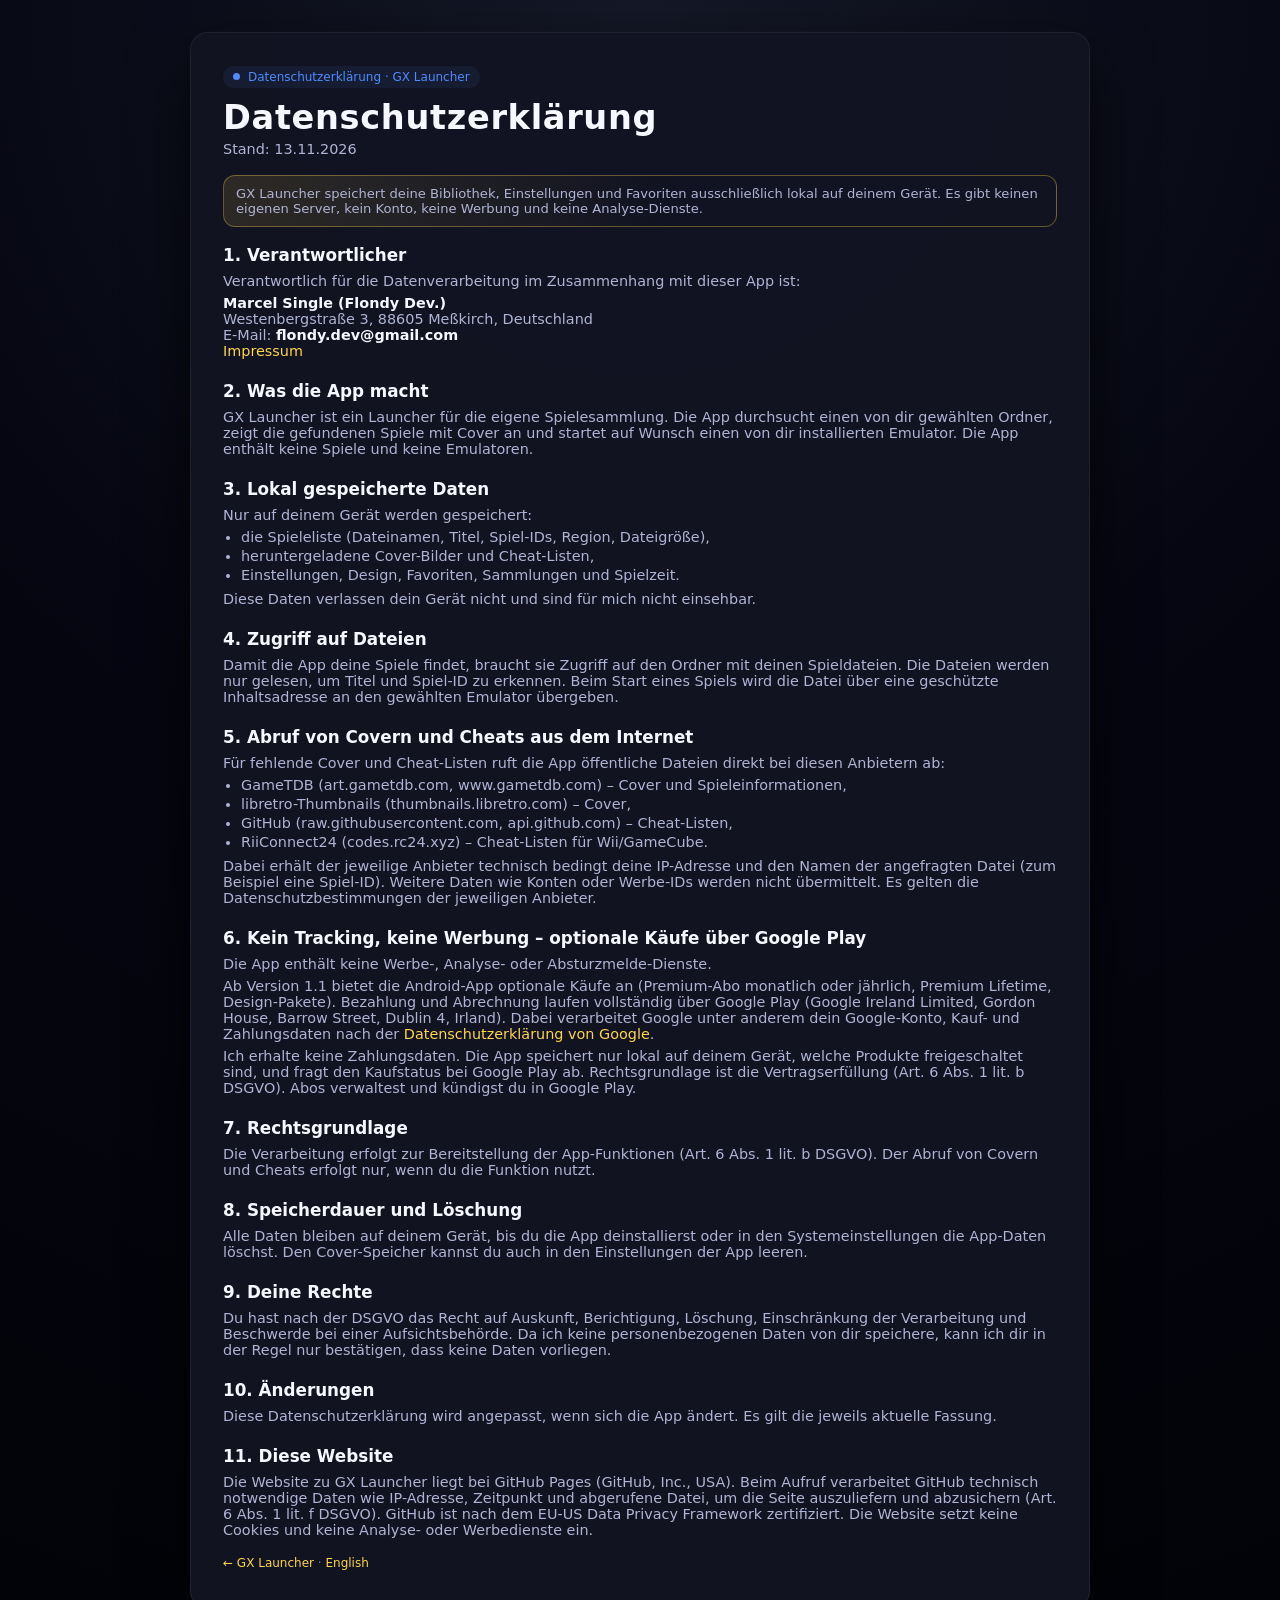
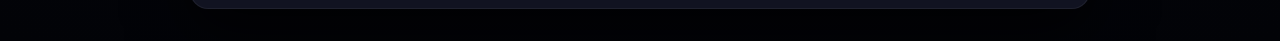
<file: datenschutz.html>
<!DOCTYPE html>
<html lang="de">
<head>
<meta charset="UTF-8" />
<meta name="viewport" content="width=device-width, initial-scale=1.0" />
<title>Datenschutzerklärung – GX Launcher</title>
<style>
        :root {
            --bg-gradient: radial-gradient(circle at top, #151827 0, #050611 45%, #020307 100%);
            --card-bg: rgba(18, 20, 35, 0.97);
            --card-border: rgba(255, 255, 255, 0.06);
            --accent: #4f8bff;
            --accent-soft: rgba(79, 139, 255, 0.08);
            --accent-strong: #ffd54a;
            --text-main: #f7f7ff;
            --text-muted: #b0b4d4;
        }

        * {
            box-sizing: border-box;
        }

        body {
            margin: 0;
            min-height: 100vh;
            display: flex;
            align-items: flex-start;
            justify-content: center;
            padding: 32px 16px;
            font-family: system-ui, -apple-system, BlinkMacSystemFont, "Segoe UI", sans-serif;
            background: var(--bg-gradient);
            color: var(--text-main);
        }

        .container {
            width: 100%;
            max-width: 900px;
        }

        .card {
            background: var(--card-bg);
            border-radius: 18px;
            padding: 24px 20px;
            border: 1px solid var(--card-border);
            box-shadow:
                0 24px 60px rgba(0, 0, 0, 0.7),
                0 0 0 1px rgba(255, 255, 255, 0.01);
            backdrop-filter: blur(16px);
        }

        @media (min-width: 720px) {
            .card {
                padding: 32px 32px;
            }
        }

        h1 {
            font-size: clamp(1.8rem, 3vw, 2.1rem);
            margin: 0 0 4px;
            letter-spacing: 0.02em;
        }

        .subtitle {
            font-size: 0.9rem;
            color: var(--text-muted);
            margin-bottom: 18px;
        }

        .pill {
            display: inline-flex;
            align-items: center;
            gap: 8px;
            padding: 4px 10px;
            border-radius: 999px;
            font-size: 0.75rem;
            background: var(--accent-soft);
            color: var(--accent);
            margin-bottom: 10px;
        }

        .pill-dot {
            width: 7px;
            height: 7px;
            border-radius: 50%;
            background: var(--accent);
        }

        .section {
            margin-bottom: 22px;
        }

        .section:last-of-type {
            margin-bottom: 0;
        }

        h2 {
            font-size: 1.05rem;
            margin: 0 0 8px;
        }

        h3 {
            font-size: 0.95rem;
            margin: 14px 0 6px;
        }

        p {
            margin: 0 0 6px;
            font-size: 0.9rem;
            color: var(--text-muted);
        }

        ul {
            margin: 4px 0 8px 18px;
            padding: 0;
        }

        li {
            margin-bottom: 3px;
            font-size: 0.9rem;
            color: var(--text-muted);
        }

        a {
            color: var(--accent-strong);
            text-decoration: none;
        }

        a:hover {
            text-decoration: underline;
        }

        .highlight-box {
            border-radius: 12px;
            padding: 10px 12px;
            background: radial-gradient(circle at top left, rgba(255, 213, 74, 0.12), transparent 55%);
            border: 1px solid rgba(255, 213, 74, 0.35);
            font-size: 0.82rem;
            color: var(--text-muted);
            margin-bottom: 18px;
        }

        .strong {
            font-weight: 600;
            color: var(--text-main);
        }

        .footer-note {
            margin-top: 18px;
            font-size: 0.75rem;
            color: #777ba5;
        }
    </style>
</head>
<body>
<div class="container"><div class="card">
<div class="pill"><span class="pill-dot"></span>Datenschutzerklärung · GX Launcher</div>
<h1>Datenschutzerklärung</h1><div class="subtitle">Stand: 13.11.2026</div>
<div class="highlight-box">GX Launcher speichert deine Bibliothek, Einstellungen und Favoriten ausschließlich lokal auf deinem Gerät. Es gibt keinen eigenen Server, kein Konto, keine Werbung und keine Analyse-Dienste.</div>
<div class="section"><h2>1. Verantwortlicher</h2><p>Verantwortlich für die Datenverarbeitung im Zusammenhang mit dieser App ist:</p><p><span class="strong">Marcel Single (Flondy Dev.)</span><br />Westenbergstraße 3, 88605 Meßkirch, Deutschland<br />E-Mail: <span class="strong">flondy.dev@gmail.com</span><br /><a href="https://flondy.github.io/app-store/impressum.html">Impressum</a></p></div>
<div class="section"><h2>2. Was die App macht</h2><p>GX Launcher ist ein Launcher für die eigene Spielesammlung. Die App durchsucht einen von dir gewählten Ordner, zeigt die gefundenen Spiele mit Cover an und startet auf Wunsch einen von dir installierten Emulator. Die App enthält keine Spiele und keine Emulatoren.</p></div>
<div class="section"><h2>3. Lokal gespeicherte Daten</h2><p>Nur auf deinem Gerät werden gespeichert:</p><ul><li>die Spieleliste (Dateinamen, Titel, Spiel-IDs, Region, Dateigröße),</li><li>heruntergeladene Cover-Bilder und Cheat-Listen,</li><li>Einstellungen, Design, Favoriten, Sammlungen und Spielzeit.</li></ul><p>Diese Daten verlassen dein Gerät nicht und sind für mich nicht einsehbar.</p></div>
<div class="section"><h2>4. Zugriff auf Dateien</h2><p>Damit die App deine Spiele findet, braucht sie Zugriff auf den Ordner mit deinen Spieldateien. Die Dateien werden nur gelesen, um Titel und Spiel-ID zu erkennen. Beim Start eines Spiels wird die Datei über eine geschützte Inhaltsadresse an den gewählten Emulator übergeben.</p></div>
<div class="section"><h2>5. Abruf von Covern und Cheats aus dem Internet</h2><p>Für fehlende Cover und Cheat-Listen ruft die App öffentliche Dateien direkt bei diesen Anbietern ab:</p><ul><li>GameTDB (art.gametdb.com, www.gametdb.com) – Cover und Spieleinformationen,</li><li>libretro-Thumbnails (thumbnails.libretro.com) – Cover,</li><li>GitHub (raw.githubusercontent.com, api.github.com) – Cheat-Listen,</li><li>RiiConnect24 (codes.rc24.xyz) – Cheat-Listen für Wii/GameCube.</li></ul><p>Dabei erhält der jeweilige Anbieter technisch bedingt deine IP-Adresse und den Namen der angefragten Datei (zum Beispiel eine Spiel-ID). Weitere Daten wie Konten oder Werbe-IDs werden nicht übermittelt. Es gelten die Datenschutzbestimmungen der jeweiligen Anbieter.</p></div>
<div class="section"><h2>6. Kein Tracking, keine Werbung – optionale Käufe über Google Play</h2><p>Die App enthält keine Werbe-, Analyse- oder Absturzmelde-Dienste.</p><p>Ab Version 1.1 bietet die Android-App optionale Käufe an (Premium-Abo monatlich oder jährlich, Premium Lifetime, Design-Pakete). Bezahlung und Abrechnung laufen vollständig über Google Play (Google Ireland Limited, Gordon House, Barrow Street, Dublin 4, Irland). Dabei verarbeitet Google unter anderem dein Google-Konto, Kauf- und Zahlungsdaten nach der <a href="https://policies.google.com/privacy">Datenschutzerklärung von Google</a>.</p><p>Ich erhalte keine Zahlungsdaten. Die App speichert nur lokal auf deinem Gerät, welche Produkte freigeschaltet sind, und fragt den Kaufstatus bei Google Play ab. Rechtsgrundlage ist die Vertragserfüllung (Art. 6 Abs. 1 lit. b DSGVO). Abos verwaltest und kündigst du in Google Play.</p></div>
<div class="section"><h2>7. Rechtsgrundlage</h2><p>Die Verarbeitung erfolgt zur Bereitstellung der App-Funktionen (Art. 6 Abs. 1 lit. b DSGVO). Der Abruf von Covern und Cheats erfolgt nur, wenn du die Funktion nutzt.</p></div>
<div class="section"><h2>8. Speicherdauer und Löschung</h2><p>Alle Daten bleiben auf deinem Gerät, bis du die App deinstallierst oder in den Systemeinstellungen die App-Daten löschst. Den Cover-Speicher kannst du auch in den Einstellungen der App leeren.</p></div>
<div class="section"><h2>9. Deine Rechte</h2><p>Du hast nach der DSGVO das Recht auf Auskunft, Berichtigung, Löschung, Einschränkung der Verarbeitung und Beschwerde bei einer Aufsichtsbehörde. Da ich keine personenbezogenen Daten von dir speichere, kann ich dir in der Regel nur bestätigen, dass keine Daten vorliegen.</p></div>
<div class="section"><h2>10. Änderungen</h2><p>Diese Datenschutzerklärung wird angepasst, wenn sich die App ändert. Es gilt die jeweils aktuelle Fassung.</p></div>

<div class="section"><h2>11. Diese Website</h2><p>Die Website zu GX Launcher liegt bei GitHub Pages (GitHub, Inc., USA). Beim Aufruf verarbeitet GitHub technisch notwendige Daten wie IP-Adresse, Zeitpunkt und abgerufene Datei, um die Seite auszuliefern und abzusichern (Art. 6 Abs. 1 lit. f DSGVO). GitHub ist nach dem EU-US Data Privacy Framework zertifiziert. Die Website setzt keine Cookies und keine Analyse- oder Werbedienste ein.</p></div>
<p class="footer-note"><a href="./">← GX Launcher</a> · <a href="privacy.html">English</a></p></div></div>
</body></html>
</file>
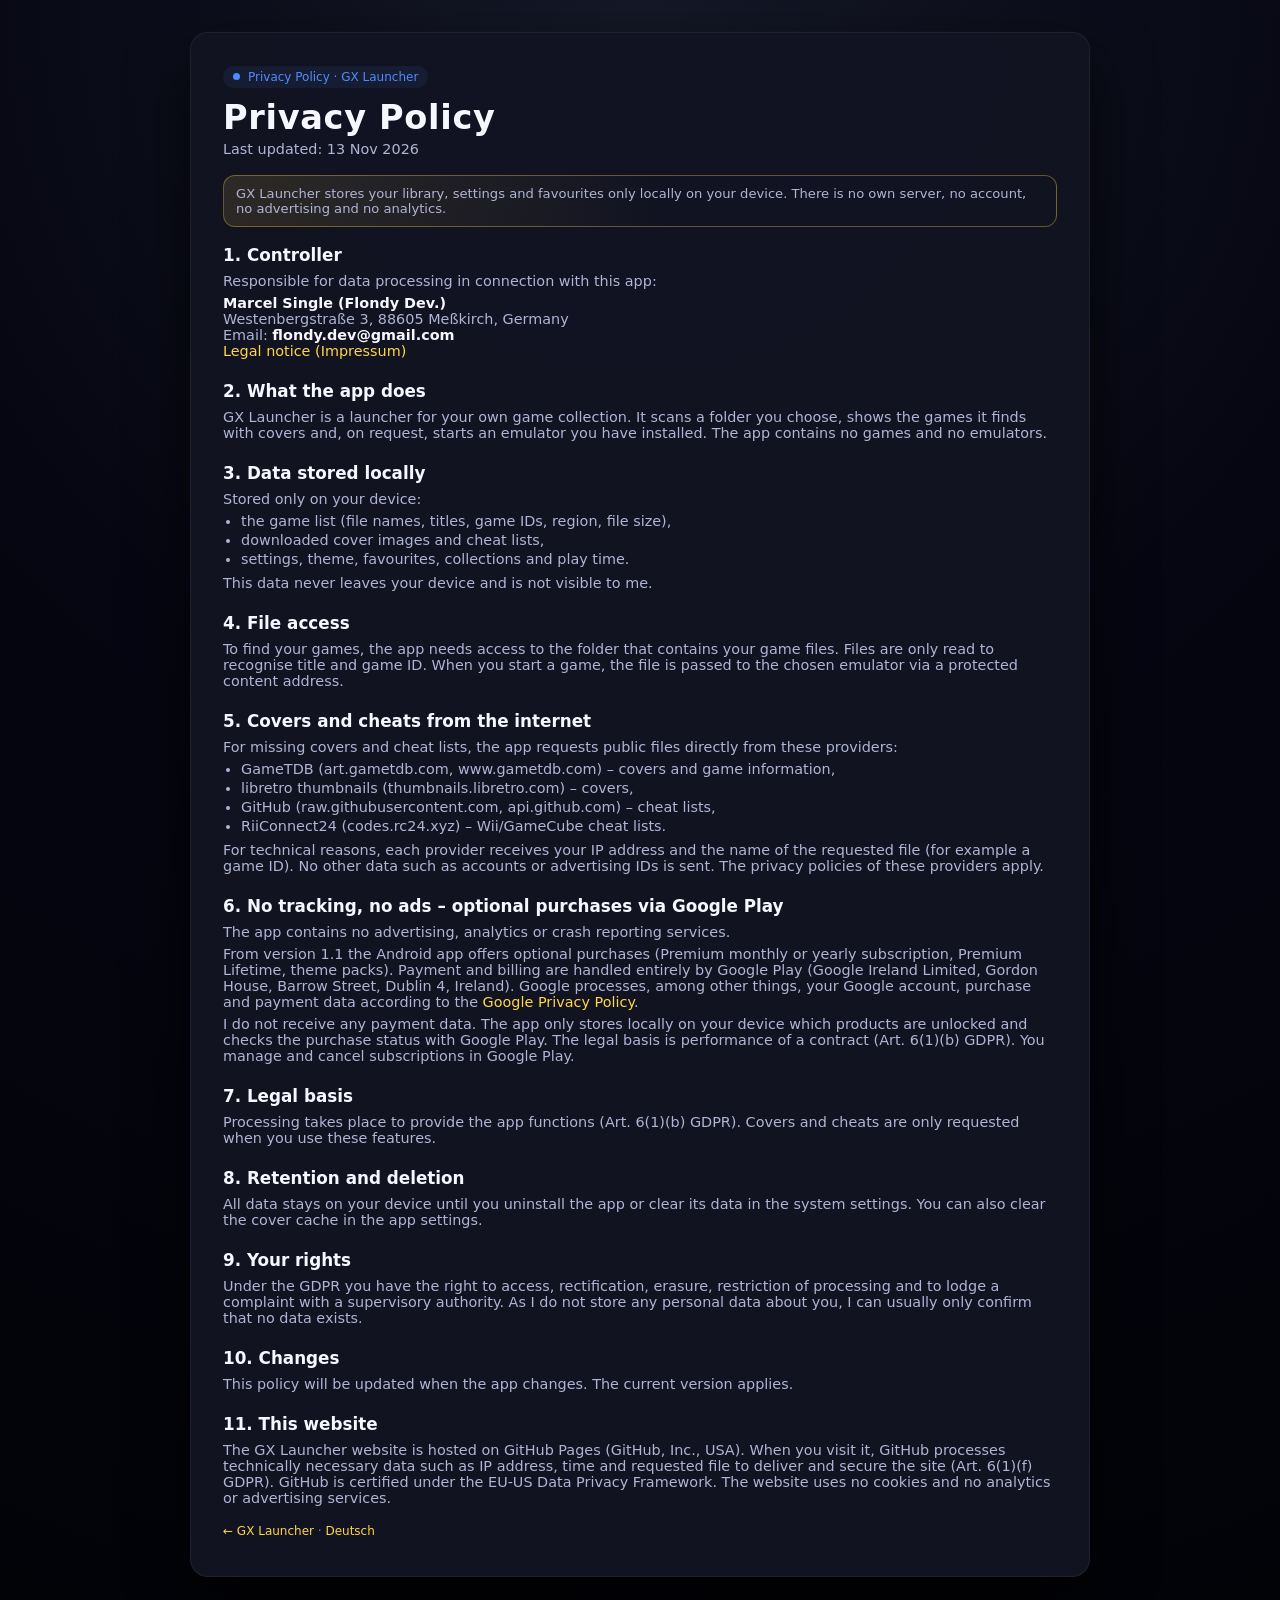
<file: privacy.html>
<!DOCTYPE html>
<html lang="en">
<head>
<meta charset="UTF-8" />
<meta name="viewport" content="width=device-width, initial-scale=1.0" />
<title>Privacy Policy – GX Launcher</title>
<style>
        :root {
            --bg-gradient: radial-gradient(circle at top, #151827 0, #050611 45%, #020307 100%);
            --card-bg: rgba(18, 20, 35, 0.97);
            --card-border: rgba(255, 255, 255, 0.06);
            --accent: #4f8bff;
            --accent-soft: rgba(79, 139, 255, 0.08);
            --accent-strong: #ffd54a;
            --text-main: #f7f7ff;
            --text-muted: #b0b4d4;
        }

        * {
            box-sizing: border-box;
        }

        body {
            margin: 0;
            min-height: 100vh;
            display: flex;
            align-items: flex-start;
            justify-content: center;
            padding: 32px 16px;
            font-family: system-ui, -apple-system, BlinkMacSystemFont, "Segoe UI", sans-serif;
            background: var(--bg-gradient);
            color: var(--text-main);
        }

        .container {
            width: 100%;
            max-width: 900px;
        }

        .card {
            background: var(--card-bg);
            border-radius: 18px;
            padding: 24px 20px;
            border: 1px solid var(--card-border);
            box-shadow:
                0 24px 60px rgba(0, 0, 0, 0.7),
                0 0 0 1px rgba(255, 255, 255, 0.01);
            backdrop-filter: blur(16px);
        }

        @media (min-width: 720px) {
            .card {
                padding: 32px 32px;
            }
        }

        h1 {
            font-size: clamp(1.8rem, 3vw, 2.1rem);
            margin: 0 0 4px;
            letter-spacing: 0.02em;
        }

        .subtitle {
            font-size: 0.9rem;
            color: var(--text-muted);
            margin-bottom: 18px;
        }

        .pill {
            display: inline-flex;
            align-items: center;
            gap: 8px;
            padding: 4px 10px;
            border-radius: 999px;
            font-size: 0.75rem;
            background: var(--accent-soft);
            color: var(--accent);
            margin-bottom: 10px;
        }

        .pill-dot {
            width: 7px;
            height: 7px;
            border-radius: 50%;
            background: var(--accent);
        }

        .section {
            margin-bottom: 22px;
        }

        .section:last-of-type {
            margin-bottom: 0;
        }

        h2 {
            font-size: 1.05rem;
            margin: 0 0 8px;
        }

        h3 {
            font-size: 0.95rem;
            margin: 14px 0 6px;
        }

        p {
            margin: 0 0 6px;
            font-size: 0.9rem;
            color: var(--text-muted);
        }

        ul {
            margin: 4px 0 8px 18px;
            padding: 0;
        }

        li {
            margin-bottom: 3px;
            font-size: 0.9rem;
            color: var(--text-muted);
        }

        a {
            color: var(--accent-strong);
            text-decoration: none;
        }

        a:hover {
            text-decoration: underline;
        }

        .highlight-box {
            border-radius: 12px;
            padding: 10px 12px;
            background: radial-gradient(circle at top left, rgba(255, 213, 74, 0.12), transparent 55%);
            border: 1px solid rgba(255, 213, 74, 0.35);
            font-size: 0.82rem;
            color: var(--text-muted);
            margin-bottom: 18px;
        }

        .strong {
            font-weight: 600;
            color: var(--text-main);
        }

        .footer-note {
            margin-top: 18px;
            font-size: 0.75rem;
            color: #777ba5;
        }
    </style>
</head>
<body>
<div class="container"><div class="card">
<div class="pill"><span class="pill-dot"></span>Privacy Policy · GX Launcher</div>
<h1>Privacy Policy</h1><div class="subtitle">Last updated: 13 Nov 2026</div>
<div class="highlight-box">GX Launcher stores your library, settings and favourites only locally on your device. There is no own server, no account, no advertising and no analytics.</div>
<div class="section"><h2>1. Controller</h2><p>Responsible for data processing in connection with this app:</p><p><span class="strong">Marcel Single (Flondy Dev.)</span><br />Westenbergstraße 3, 88605 Meßkirch, Germany<br />Email: <span class="strong">flondy.dev@gmail.com</span><br /><a href="https://flondy.github.io/app-store/impressum.html">Legal notice (Impressum)</a></p></div>
<div class="section"><h2>2. What the app does</h2><p>GX Launcher is a launcher for your own game collection. It scans a folder you choose, shows the games it finds with covers and, on request, starts an emulator you have installed. The app contains no games and no emulators.</p></div>
<div class="section"><h2>3. Data stored locally</h2><p>Stored only on your device:</p><ul><li>the game list (file names, titles, game IDs, region, file size),</li><li>downloaded cover images and cheat lists,</li><li>settings, theme, favourites, collections and play time.</li></ul><p>This data never leaves your device and is not visible to me.</p></div>
<div class="section"><h2>4. File access</h2><p>To find your games, the app needs access to the folder that contains your game files. Files are only read to recognise title and game ID. When you start a game, the file is passed to the chosen emulator via a protected content address.</p></div>
<div class="section"><h2>5. Covers and cheats from the internet</h2><p>For missing covers and cheat lists, the app requests public files directly from these providers:</p><ul><li>GameTDB (art.gametdb.com, www.gametdb.com) – covers and game information,</li><li>libretro thumbnails (thumbnails.libretro.com) – covers,</li><li>GitHub (raw.githubusercontent.com, api.github.com) – cheat lists,</li><li>RiiConnect24 (codes.rc24.xyz) – Wii/GameCube cheat lists.</li></ul><p>For technical reasons, each provider receives your IP address and the name of the requested file (for example a game ID). No other data such as accounts or advertising IDs is sent. The privacy policies of these providers apply.</p></div>
<div class="section"><h2>6. No tracking, no ads – optional purchases via Google Play</h2><p>The app contains no advertising, analytics or crash reporting services.</p><p>From version 1.1 the Android app offers optional purchases (Premium monthly or yearly subscription, Premium Lifetime, theme packs). Payment and billing are handled entirely by Google Play (Google Ireland Limited, Gordon House, Barrow Street, Dublin 4, Ireland). Google processes, among other things, your Google account, purchase and payment data according to the <a href="https://policies.google.com/privacy">Google Privacy Policy</a>.</p><p>I do not receive any payment data. The app only stores locally on your device which products are unlocked and checks the purchase status with Google Play. The legal basis is performance of a contract (Art. 6(1)(b) GDPR). You manage and cancel subscriptions in Google Play.</p></div>
<div class="section"><h2>7. Legal basis</h2><p>Processing takes place to provide the app functions (Art. 6(1)(b) GDPR). Covers and cheats are only requested when you use these features.</p></div>
<div class="section"><h2>8. Retention and deletion</h2><p>All data stays on your device until you uninstall the app or clear its data in the system settings. You can also clear the cover cache in the app settings.</p></div>
<div class="section"><h2>9. Your rights</h2><p>Under the GDPR you have the right to access, rectification, erasure, restriction of processing and to lodge a complaint with a supervisory authority. As I do not store any personal data about you, I can usually only confirm that no data exists.</p></div>
<div class="section"><h2>10. Changes</h2><p>This policy will be updated when the app changes. The current version applies.</p></div>

<div class="section"><h2>11. This website</h2><p>The GX Launcher website is hosted on GitHub Pages (GitHub, Inc., USA). When you visit it, GitHub processes technically necessary data such as IP address, time and requested file to deliver and secure the site (Art. 6(1)(f) GDPR). GitHub is certified under the EU-US Data Privacy Framework. The website uses no cookies and no analytics or advertising services.</p></div>
<p class="footer-note"><a href="./">← GX Launcher</a> · <a href="datenschutz.html">Deutsch</a></p></div></div>
</body></html>
</file>
<file: style.css>
:root{--bg:#080e18;--panel:#101a28;--ink:#eef4fb;--muted:#9aaabb;--accent:#42d5ff;--line:#243142;--nav:#080e18e8;--font:Arial,Helvetica,sans-serif}*{box-sizing:border-box}html{scroll-behavior:smooth;scroll-padding-top:100px}body{margin:0;background:var(--bg);color:var(--ink);font-family:var(--font);line-height:1.6}body.light{--bg:#f3f7fb;--panel:#e5edf5;--ink:#0c1d2e;--muted:#4b6379;--line:#c8d7e4;--nav:#f3f7fbe8}a{color:inherit;text-decoration:none}button{font:inherit;cursor:pointer}button:focus-visible,a:focus-visible,summary:focus-visible{outline:3px solid var(--accent);outline-offset:5px}header{height:92px;max-width:1440px;margin:auto;padding:0 5%;display:flex;align-items:center;justify-content:space-between;gap:20px;border-bottom:1px solid var(--line)}.brand{display:flex;gap:12px;align-items:center;white-space:nowrap;font-size:21px;font-weight:800;letter-spacing:-.6px}.brand b{font-weight:400}.brand img{height:44px;width:44px;border-radius:12px}nav{display:flex;gap:30px;font-size:13px;color:var(--muted)}nav a:hover{color:var(--accent)}.controls{display:flex;gap:10px;align-items:center}.controls button{background:none;border:1px solid var(--line);color:var(--ink);border-radius:50%;height:38px;width:38px;font-size:12px}.small-cta{font-size:12px;margin-left:10px}.hero{max-width:1440px;margin:auto;min-height:730px;padding:100px 5% 0;position:relative;display:grid;grid-template-columns:1.1fr 1fr;align-items:center;overflow:hidden}.eyebrow{font-size:11px;letter-spacing:2.3px;font-weight:700;display:block;color:var(--accent)}.eyebrow span{display:inline-block;background:var(--accent);width:6px;height:6px;border-radius:50%;margin-right:9px}.hero-copy{z-index:2}h1{font-size:clamp(48px,5.5vw,82px);line-height:1.03;letter-spacing:-4px;margin:28px 0;font-weight:800}em{font-style:normal;color:var(--accent)}.lead{max-width:470px;color:var(--muted);font-size:18px;line-height:1.75}.actions{display:flex;align-items:center;gap:24px;margin-top:34px}.button{background:var(--accent);color:#06131f;font-size:14px;font-weight:700;padding:17px 24px;border-radius:9px;display:inline-flex;gap:24px;align-items:center;transition:transform .2s}.button:hover{transform:translateY(-3px)}.text-link{font-size:13px}.micro{font-size:10px;color:var(--muted);margin-top:23px;max-width:420px}.hero-art{position:relative;min-width:0;display:grid;place-items:center;aspect-ratio:1}.hero-icon{width:108%;border-radius:22%;position:relative;z-index:1;filter:drop-shadow(0 30px 50px #005b9728);animation:float 7s ease-in-out infinite}.orbit{position:absolute;border:1px solid #42d5ff18;width:110%;height:60%;border-radius:50%;transform:rotate(-25deg)}.two{transform:rotate(25deg);width:100%;height:100%}.art-caption{position:absolute;bottom:0;left:0;right:0;display:flex;justify-content:space-between;font-size:9px;letter-spacing:2px;color:var(--muted);z-index:3}.hero-bottom{grid-column:1/-1;display:flex;justify-content:space-between;border-top:1px solid var(--line);padding:25px 0;margin-top:65px;font-size:9px;letter-spacing:2px;color:var(--muted)}.system-strip{display:flex;justify-content:space-around;flex-wrap:wrap;gap:25px;padding:36px 5% 18px;color:var(--muted);font-weight:700;font-size:18px;border-top:1px solid var(--line)}.strip-note{font-size:10px;color:var(--muted);text-align:center;padding:0 20px 18px}.section{max-width:1320px;margin:auto;padding:95px 5%}h2{font-size:clamp(34px,4vw,54px);line-height:1.12;letter-spacing:-2px;font-weight:750;margin:22px 0}h3{line-height:1.25;font-size:27px;letter-spacing:-.8px}.section-head>p{color:var(--muted);max-width:480px;font-size:15px}.feature-grid{display:grid;grid-template-columns:1.4fr 1fr 1fr;gap:20px;margin-top:45px}.feature{padding:32px;border:1px solid var(--line);border-radius:18px;position:relative;overflow:hidden;background:linear-gradient(150deg,var(--panel),var(--bg))}.feature p{color:var(--muted);font-size:14px;position:relative;z-index:1}.number{font-size:10px;letter-spacing:1.7px;color:var(--muted)}.glyph{font-size:45px;color:var(--accent);margin:22px 0 15px}.large h3{font-size:36px;margin-top:45px}.view-tags{display:flex;gap:8px;margin-top:35px;flex-wrap:wrap}.view-tags span{font-size:10px;border:1px solid var(--line);border-radius:30px;padding:6px 11px}.abstract-mark{position:absolute;right:5px;top:65px;font-size:170px;color:var(--accent);opacity:.08}.design-section{display:grid;grid-template-columns:.8fr 1.2fr;align-items:center;gap:65px}.design-copy p{color:var(--muted);font-size:15px}.screen{margin:0;min-width:0}.zoom{padding:0;background:none;border:1px solid var(--line);border-radius:17px;overflow:hidden;box-shadow:0 30px 70px #0003;display:block}.screen img{width:100%;height:auto;display:block}.screen figcaption{font-size:9px;letter-spacing:1px;color:var(--muted);padding:15px 0}.swatches{display:flex;gap:15px;margin:27px 0 16px}.swatch{width:29px;height:29px;border-radius:50%;border:4px solid var(--bg);background:var(--s);outline:1px solid var(--line)}.swatch.selected{outline:2px solid var(--s)}small{color:var(--muted);font-size:10px;line-height:1.6;display:block}.quote-section{padding:95px 20px;text-align:center;background:radial-gradient(ellipse at center,#16364a44,transparent 65%);border-block:1px solid var(--line)}.quote-section p{color:var(--muted);font-size:15px}.platform-grid{display:grid;grid-template-columns:1fr 1fr;gap:20px;margin-top:40px}.platform-grid article{border-top:1px solid var(--line);padding:30px 25px 30px 0}.platform-kicker{font-size:10px;letter-spacing:2px;color:var(--muted)}.platform-grid h3{font-size:34px;margin:20px 0}.platform-grid p{font-size:15px;color:var(--muted);max-width:440px}.status{display:inline-block;font-size:10px;border:1px solid var(--line);padding:7px 12px;border-radius:30px;color:var(--accent)}.platform-note{color:var(--muted);font-size:11px;border-top:1px solid var(--line);padding-top:20px}.faq{padding-top:20px;max-width:1000px}details{border-bottom:1px solid var(--line);padding:22px 0}summary{font-size:17px;cursor:pointer}details p{font-size:14px;color:var(--muted);max-width:700px}.access{text-align:center;padding:85px 20px 100px;background:linear-gradient(180deg,var(--bg),var(--panel))}.access img{border-radius:22px;margin-bottom:24px}.access p{font-size:14px;color:var(--muted);margin:25px auto 30px;max-width:440px}footer{max-width:1320px;margin:auto;padding:35px 5%;display:flex;justify-content:space-between;gap:20px;font-size:11px;border-top:1px solid var(--line)}footer i{color:var(--muted);font-style:normal;margin-left:12px}dialog{max-width:95vw;max-height:95vh;padding:30px 12px 12px;background:var(--bg);border:1px solid var(--line);border-radius:15px}dialog::backdrop{background:#000c}dialog img{display:block;max-width:85vw;max-height:80vh;object-fit:contain}.close{position:absolute;right:6px;top:0;background:none;color:var(--ink);border:0;font-size:25px}@keyframes float{50%{transform:translateY(-13px)}}@media(max-width:900px){header{padding:0 6%;height:78px}nav{display:none}.hero{padding:65px 6% 0;min-height:auto;grid-template-columns:1fr}.hero-copy{max-width:650px}h1{font-size:64px}.hero-art{max-width:460px;width:85%;margin:15px auto 0}.hero-icon{width:100%}.hero-bottom{margin-top:40px}.feature-grid{grid-template-columns:1fr}.feature{min-height:220px}.large h3{margin-top:25px}.glyph{float:right;margin:10px}.design-section{grid-template-columns:1fr;gap:35px}.section{padding:65px 6%}.platform-grid{gap:30px}.system-strip{font-size:14px}.small-cta{display:none}}@media(max-width:520px){h1{font-size:48px;letter-spacing:-2.5px}.lead{font-size:16px}.hero{padding-top:45px}.actions{gap:18px}.button{padding:15px 19px;font-size:13px}.text-link{font-size:12px}.hero-bottom{font-size:7px;letter-spacing:1px}.system-strip{gap:18px;padding-top:25px}.section h2{font-size:36px}.platform-grid{grid-template-columns:1fr}.platform-grid article{padding:20px 0 0}.brand{font-size:18px}.brand img{height:35px;width:35px}footer{flex-wrap:wrap}.quote-section{padding:65px 6%}.quote-section h2{font-size:34px}}@media(prefers-reduced-motion:reduce){html{scroll-behavior:auto}.hero-icon{animation:none}.button{transition:none}}

/* White Glow edition */
body.light{--bg:#f7fbfe;--panel:#edf6fb;--ink:#243747;--muted:#586e7e;--line:#cee3ee;--nav:#f7fbfeee;--accent:#008bc4;background:radial-gradient(ellipse at 90% 8%,#c5efff99,transparent 34%),var(--bg)}
header{height:88px}.brand img{box-shadow:0 0 24px #2aafff42}.hero{grid-template-columns:.85fr 1.15fr;gap:30px;min-height:680px;padding-top:70px}.hero-art{aspect-ratio:1.3;align-content:center}.hero-display{width:100%;padding:9px;border-radius:24px;background:linear-gradient(#fff,#c3d5df);box-shadow:0 30px 65px #35698128,0 0 55px #65cfff38;transform:perspective(1200px) rotateY(-5deg)}.hero-display .zoom{border:0;border-radius:17px;box-shadow:none}.hero-display img{display:block;width:100%;height:auto}.art-caption{bottom:2%;letter-spacing:1px;font-size:9px}.hero-bottom{margin-top:35px}h1{font-size:clamp(48px,5vw,72px);letter-spacing:-3px}.gallery{display:grid;grid-template-columns:repeat(2,minmax(0,1fr));gap:30px;margin-top:40px}.gallery figure{margin:0;min-width:0}.gallery img{display:block;width:100%;height:auto}.gallery .zoom{width:100%;box-shadow:0 12px 32px #295e7719;transition:transform .2s}.gallery .zoom:hover{transform:translateY(-4px)}.gallery figcaption{padding:12px 2px;font-size:13px;color:var(--muted)}.button{background:linear-gradient(145deg,#3cc5ef,#008dce);color:white;box-shadow:0 8px 23px #129ed52b}.feature{box-shadow:0 12px 32px #295e770a}.access img{box-shadow:0 0 40px #22b6fc42}.quote-section{background:radial-gradient(ellipse at center,#7edbff21,transparent 70%)}.status{color:var(--ink)}@media(max-width:900px){.hero{grid-template-columns:1fr}.hero-art{max-width:none;width:100%;aspect-ratio:1.5;margin:30px 0 0}.hero-display{transform:none}.gallery{gap:20px}}@media(max-width:520px){.gallery{grid-template-columns:1fr}.art-caption{bottom:-12px}.hero-bottom{margin-top:40px}.hero{gap:12px}h1{font-size:48px}.gallery figcaption{font-size:14px}}@media(prefers-reduced-motion:reduce){.gallery .zoom{transition:none}}

footer{flex-wrap:wrap;row-gap:12px}
footer .legal-links{display:block;flex-basis:100%;font-size:13px;line-height:1.8;opacity:.85}
footer .legal-links a{color:inherit;text-decoration:underline;text-underline-offset:3px}

.glow-section .gallery{grid-template-columns:repeat(3,minmax(0,1fr))}.icons-title{margin:56px 0 6px;font-size:clamp(24px,3vw,34px)}.icons-note{color:var(--muted);margin:0 0 22px}.icon-strip{display:flex;flex-wrap:wrap;gap:18px}.icon-strip .ic{margin:0;text-align:center;width:92px}.icon-strip img{width:80px;height:80px;border-radius:20px;box-shadow:0 8px 22px #00000035,0 0 18px #3fb6ff30;transition:transform .2s}.icon-strip img:hover{transform:translateY(-4px) scale(1.05)}.icon-strip figcaption{font-size:12px;color:var(--muted);margin-top:8px}@media(max-width:900px){.glow-section .gallery{grid-template-columns:repeat(2,minmax(0,1fr))}}@media(max-width:520px){.glow-section .gallery{grid-template-columns:1fr}.icon-strip{gap:12px}.icon-strip .ic{width:72px}.icon-strip img{width:64px;height:64px;border-radius:16px}}
</file>
<file: themes.css>
/* Shared materials. Each theme supplies its own canvas, accent and surface treatment. */
body.gx-skin {
  --bg: #100813; --accent: #ff6586; --ink: #f4f5fa; --muted: #b6b8c6;
  --panel: color-mix(in srgb,var(--bg) 86%,var(--accent));
  --line: color-mix(in srgb,var(--accent) 30%,var(--bg));
  --wash: radial-gradient(ellipse at 80% 15%,color-mix(in srgb,var(--accent) 17%,transparent),transparent 55%);
  background: var(--wash),var(--bg); background-attachment: fixed;
}
body.bright { --ink:#132b43; --muted:#314e64 }
body[data-fx="ruby"] { --wash: radial-gradient(ellipse at 85% 25%,#db00322e,transparent 50%),linear-gradient(123deg,transparent 45%,#ea204211 49%,transparent 62%) }
body[data-fx="smoke"] { --wash: linear-gradient(145deg,#75809028,transparent 20%,#ffffff18 20.15%,transparent 20.5% 69%,#ffffff13 69.2%,transparent 70%) }
body[data-fx="crt"] { --wash: repeating-linear-gradient(0deg,transparent 0 3px,#8fffd509 3px 4px),radial-gradient(ellipse at top,#46e6bb1f,transparent 55%) }
body[data-fx="aurora"] { --wash: radial-gradient(ellipse at 5% 18%,#13b49138,transparent 44%),radial-gradient(ellipse at 97% 30%,#8f39d749,transparent 48%) }
body[data-fx="neon"] { --wash: radial-gradient(at 18% 55%,#ef135220,transparent 45%),radial-gradient(at 90% 18%,#00bbff30,transparent 44%) }
body[data-fx="black"] { --wash: linear-gradient(transparent,#20202033) }
.theme-shortcut,.text-link { color:var(--ink); text-decoration:underline; text-underline-offset:5px }
.theme-shortcut { font-size:13px }
.icon-stage { width:100%; aspect-ratio:auto; padding:16px; margin:0; gap:12px }
#showcase-icon { display:block; width:min(100%,340px); height:auto; box-shadow:0 18px 72px color-mix(in srgb,var(--accent) 20%,transparent) }
.current-look { color:var(--muted); font-size:13px; letter-spacing:.04em }
.look-picker { grid-column:1/-1; padding-block:12px }
.look-picker h2 { font-size:24px; letter-spacing:-.7px; margin:0 0 16px }
.look-options { display:grid; grid-template-columns:repeat(auto-fit,minmax(142px,1fr)); gap:8px }
.look-choice,.preview-tabs button {
  display:flex; align-items:center; gap:9px; padding:7px; border-radius:12px;
  border:1px solid var(--line); color:var(--ink); background:var(--panel); font-size:12px; text-align:left;
}
.look-choice img { border-radius:6px; width:40px; height:40px }
.look-choice[aria-pressed="true"],.preview-tabs [aria-pressed="true"] {
  border-color:var(--accent); box-shadow:inset 0 0 0 1px var(--accent),0 0 18px color-mix(in srgb,var(--accent) 22%,transparent);
}
.button { background:var(--accent); color:var(--bg); box-shadow:0 4px 28px color-mix(in srgb,var(--accent) 20%,transparent) }
.bright .button { color:white }
.feature,.preview-shell,.platform-grid article,details,.look-choice {
  background:linear-gradient(145deg,color-mix(in srgb,var(--ink) 10%,var(--panel)),color-mix(in srgb,var(--panel) 68%,transparent) 50%,var(--panel));
  backdrop-filter:blur(14px); border:1px solid var(--line); box-shadow:inset 0 1px 0 #ffffff22;
}
.platform-grid article,details { border-radius:16px; padding:22px }
details + details { margin-top:8px }
.preview-shell { min-width:0; padding:14px; border-radius:24px }
.preview-head,.preview-tabs { display:flex; align-items:center; flex-wrap:wrap; gap:10px; margin-bottom:12px }
.preview-head span { margin-left:auto; font-size:12px; color:var(--accent) }
.preview-tabs button { padding:6px 12px }
.preview-image,.preview-image img { display:block; width:100%; height:auto }
.quote-section,.access { background:linear-gradient(120deg,transparent,var(--panel),transparent) }
.brand img,.access img { box-shadow:0 0 24px color-mix(in srgb,var(--accent) 28%,transparent) }
@keyframes neon-breathe { 50% { opacity:.52; transform:scale(1.035) } }
.icon-stage { isolation:isolate }
.icon-stage::before { content:""; position:absolute; inset:2% 9%; z-index:-1; background:radial-gradient(ellipse,color-mix(in srgb,var(--accent) 33%,transparent),transparent 70%); animation:neon-breathe 4.8s ease-in-out infinite }
@media(max-width:900px) { .hero { gap:18px }.icon-stage { width:100%; margin:0; aspect-ratio:auto } #showcase-icon { width:min(68vw,280px) } }
@media(max-width:520px) { .look-options { grid-template-columns:repeat(2,minmax(0,1fr)) } .look-choice { font-size:11px } header { gap:8px } .controls { gap:7px } }
@media(prefers-reduced-motion:reduce) { .icon-stage::before { animation:none } }

.icon-frame {
  width:min(100%,340px);
  padding:5px;
  border-radius:18% / 18%;
  background:linear-gradient(140deg,color-mix(in srgb,var(--accent) 60%,white),var(--panel) 38%,var(--line) 64%,var(--accent));
  box-shadow:inset 0 0 0 1px #ffffff48,0 14px 38px #0005,0 0 30px color-mix(in srgb,var(--accent) 18%,transparent);
}
.icon-frame #showcase-icon {width:100%; height:auto; border-radius:17%; box-shadow:none}
.icon-stage {grid-template-columns:minmax(0,1fr)}
.design-palette {
  width:min(100%,340px); box-sizing:border-box; min-width:0; padding:14px;
  border:1px solid var(--line); border-radius:20px;
  background:linear-gradient(145deg,var(--panel),var(--bg));
  box-shadow:inset 0 1px 0 #ffffff20,0 8px 24px #0002;
}
.palette-heading {display:flex; justify-content:space-between; flex-wrap:wrap; gap:4px 10px; font-size:13px; margin-bottom:10px}
.palette-heading strong {color:var(--accent)}
.design-palette .look-options {display:grid; grid-template-columns:repeat(4,minmax(0,1fr)); gap:6px}
.design-palette .look-choice {min-width:0; display:grid; justify-items:center; align-content:center; gap:3px; padding:5px 1px; border-radius:10px; text-align:center}
.design-palette .look-choice img {width:min(100%,34px); height:auto; border-radius:6px}
.design-palette .look-choice span {max-width:100%; font-size:10px; line-height:1.15; overflow-wrap:anywhere}
.price-grid {display:grid; grid-template-columns:repeat(auto-fit,minmax(min(100%,235px),1fr)); gap:14px; margin:26px 0}
.price-grid article {padding:22px; background:var(--panel); border:1px solid var(--line); border-radius:18px}
.price-grid h3 {margin:0 0 12px; font-size:22px}
.price-grid p {color:var(--muted); font-size:14px}
.price-grid strong {color:var(--accent)}
@media(max-width:900px) {.icon-frame {width:min(68vw,280px)}}

body[data-fx="duo"] {
  --wash: radial-gradient(ellipse at 12% 20%, color-mix(in srgb,var(--accent) 18%,transparent), transparent 52%),
          radial-gradient(ellipse at 90% 40%, color-mix(in srgb,var(--light) 20%,transparent), transparent 55%);
}
[data-fx="duo"] .icon-frame,
[data-fx="duo"] .button { background:linear-gradient(125deg,var(--accent),var(--light)) }
[data-fx="duo"] .palette-heading strong,
[data-fx="duo"] .price-grid strong { color:var(--light) }
</file>
